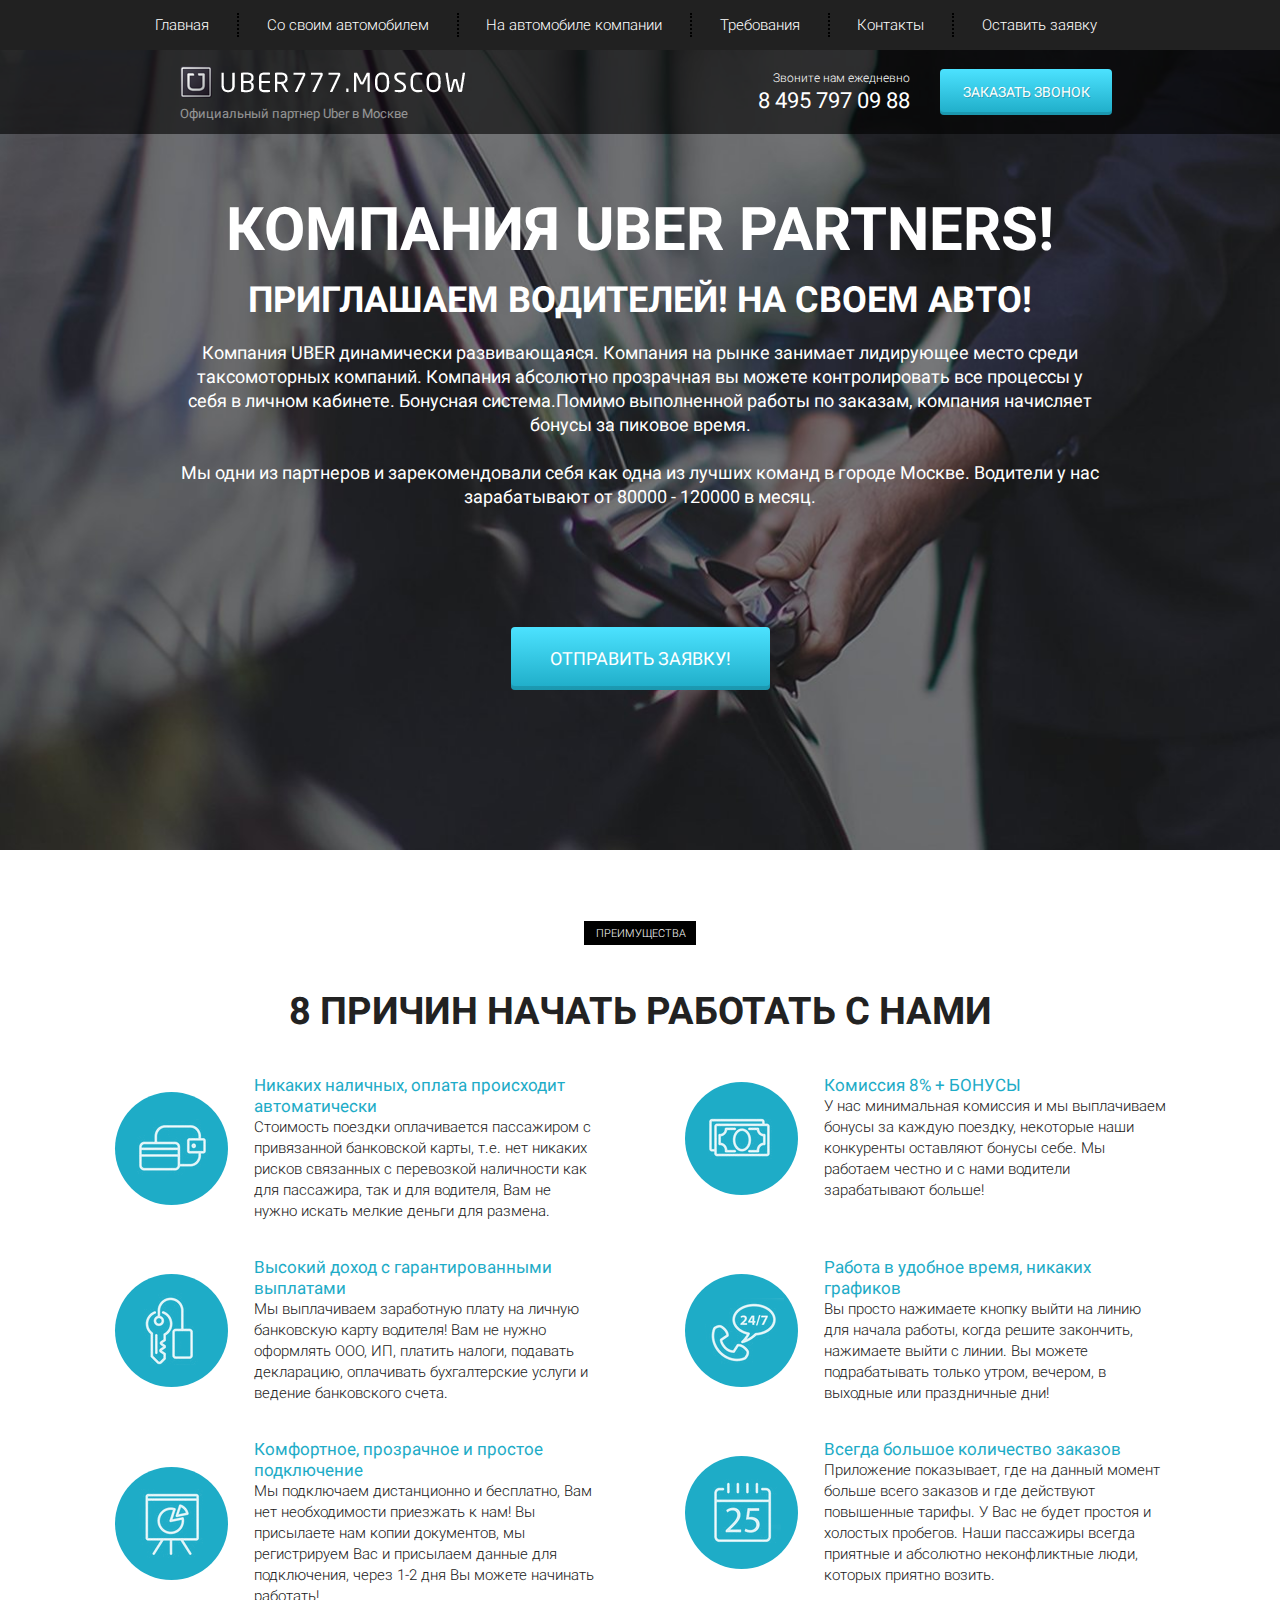
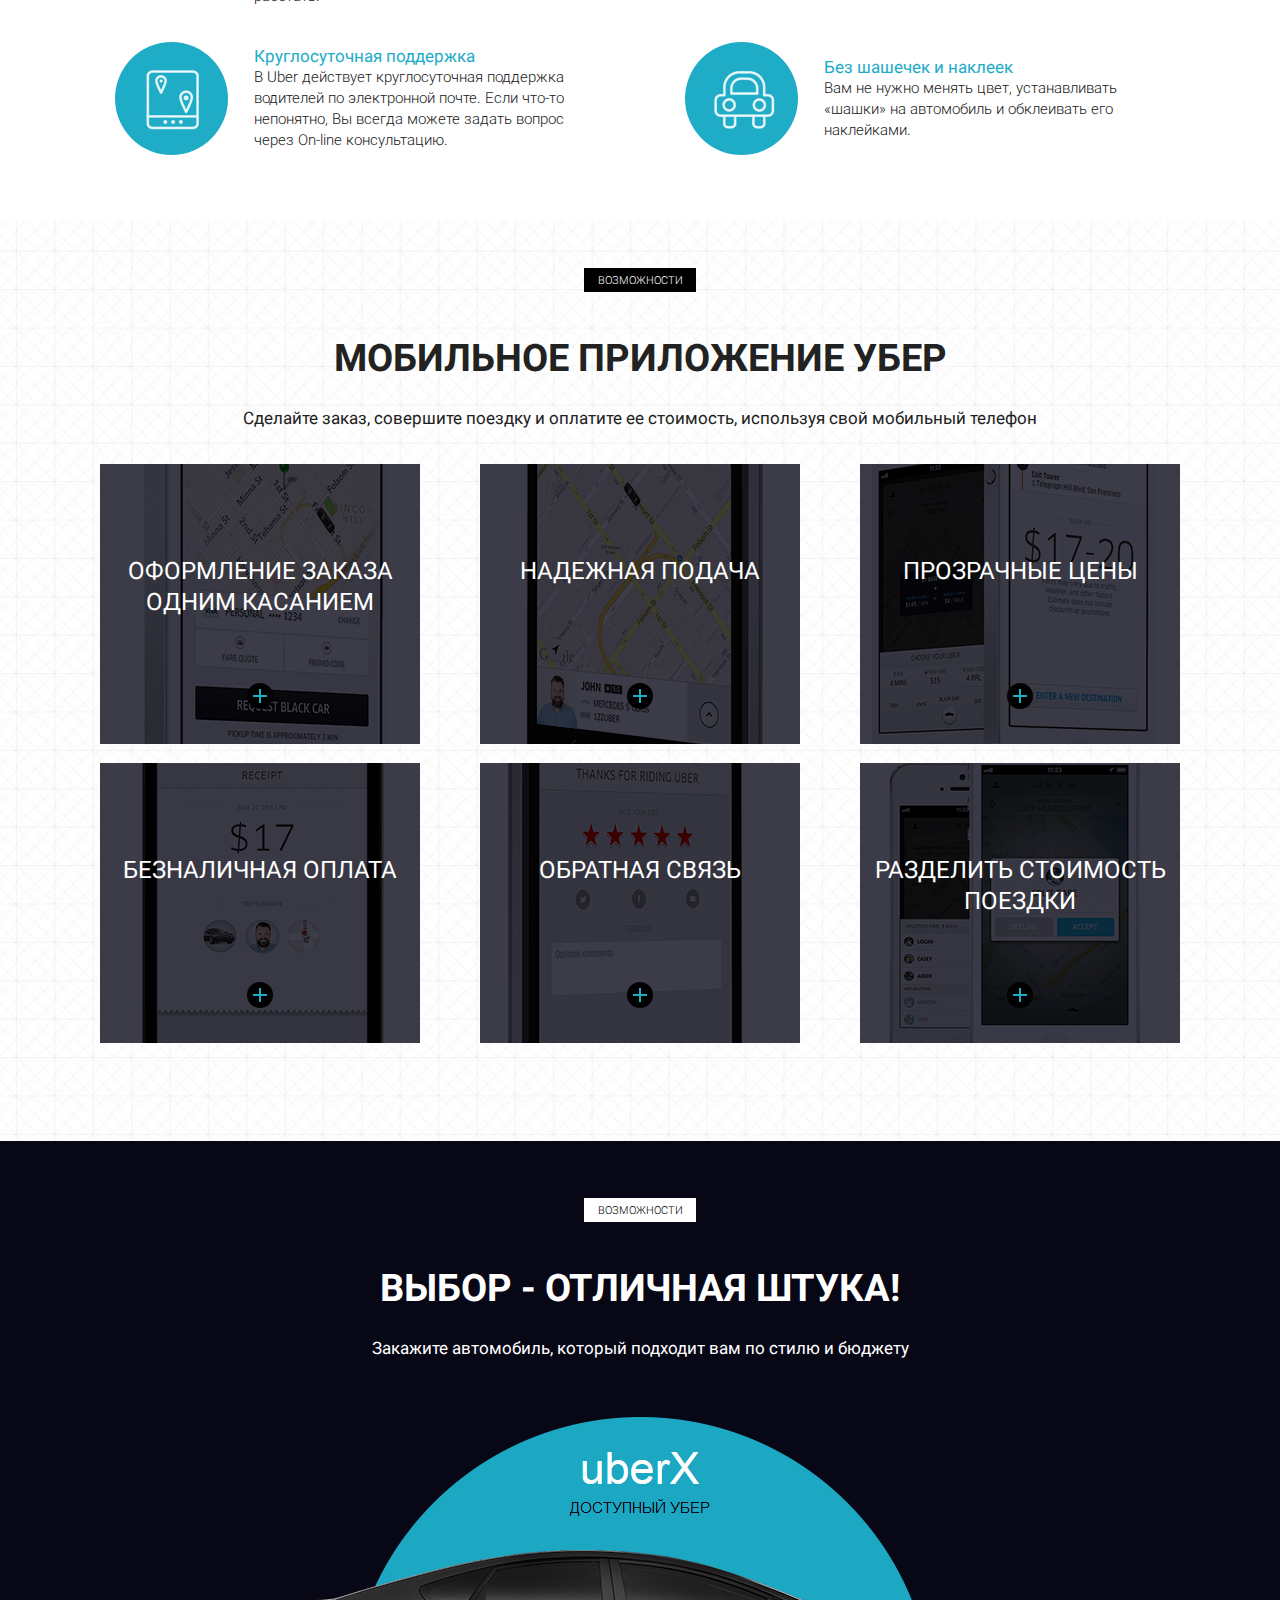
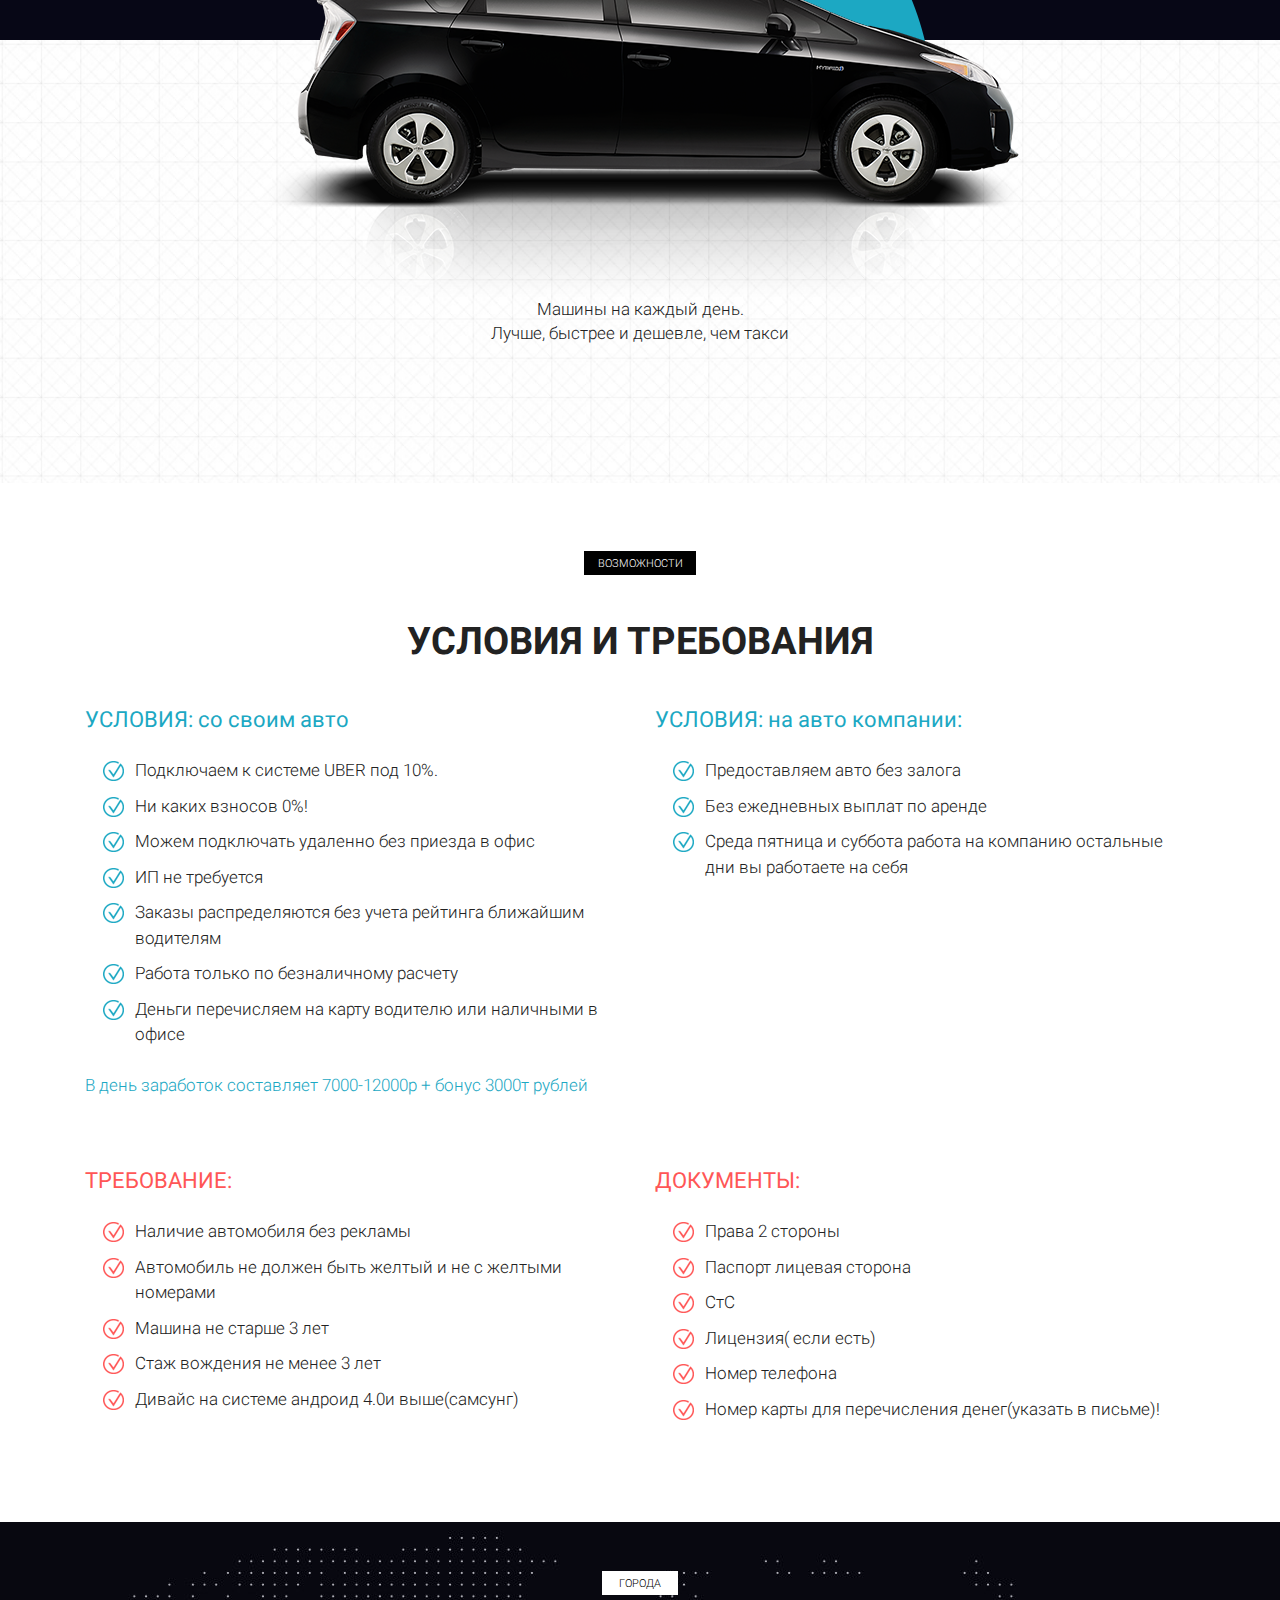
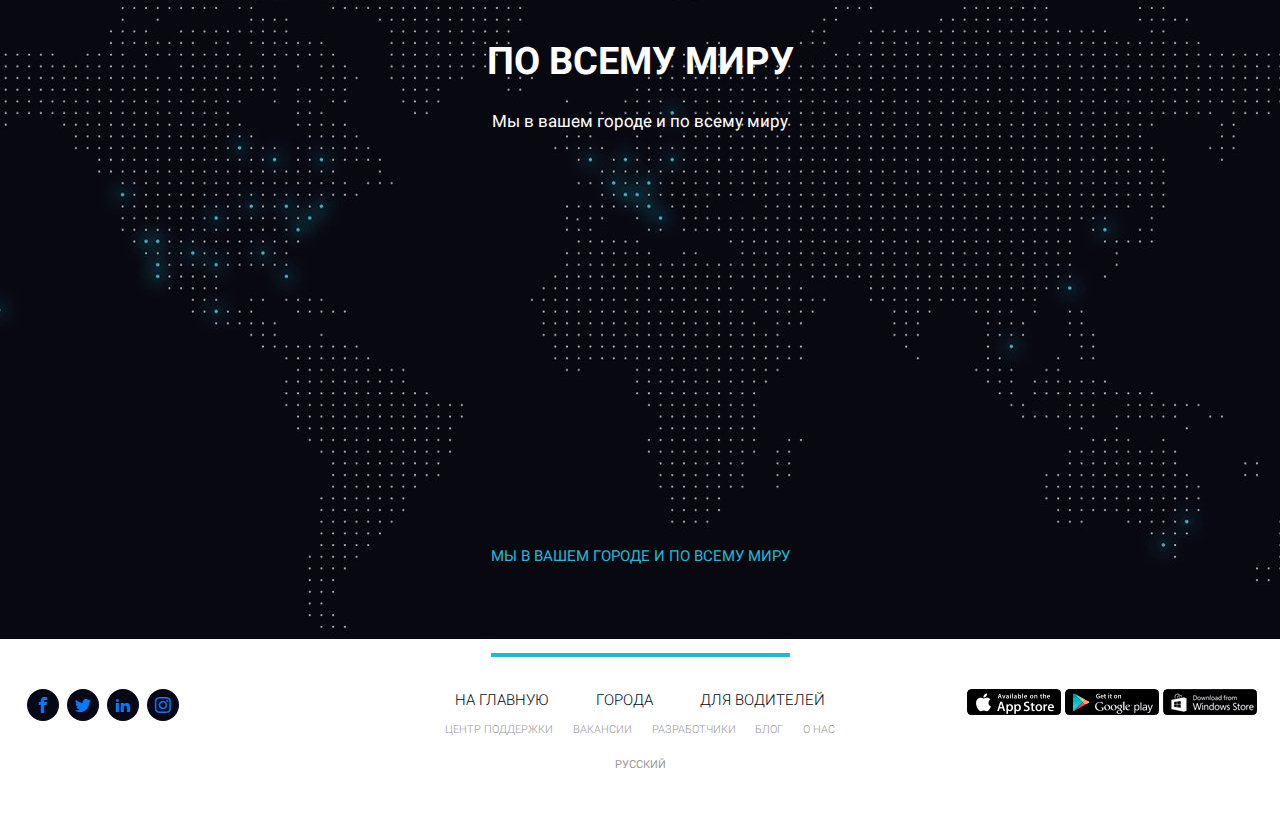
<file: 4_UBER/index.html>
<!DOCTYPE html>
<html lang="en">
<head>
    <meta charset="UTF-8">
    <meta name="viewport" content="width=device-width, initial-scale=1.0">
    <title>Uber</title>
    <link rel="shortcut icon" href="/src/icons/favicon.ico" type="image/x-icon">
    <link rel="stylesheet" href="css/fonts.css">
    <link rel="stylesheet" href="css/bootstrap-reboot.min.css">
    <link rel="stylesheet" href="css/bootstrap-grid.min.css">
    <link rel="stylesheet" href="css/style.min.css">
</head>
<body>
    <header>
        <nav>
            <div class="container">
                <ul class="menu">
                    <li class="menu_item"><a href="#" class="menu_link">Главная</a></li>
                    <li class="menu_item"><a href="#require" class="menu_link">Со своим автомобилем</a></li>
                    <li class="menu_item"><a href="#" class="menu_link">На автомобиле компании</a></li>
                    <li class="menu_item"><a href="#" class="menu_link">Требования</a></li>
                    <li class="menu_item"><a href="#" class="menu_link">Контакты</a></li>
                    <li class="menu_item"><a href="#" class="menu_link">Оставить заявку</a></li>
                </ul>
            </div>
            <div class="hamburger">
                <span></span>
                <span></span>
                <span></span>
            </div>
        </nav>
        <div class="subheader">
            <div class="container">
                <div class="row">
                    <div class="col-6 col-md-4 offset-md-1">
                        <a href="#" class="subheader_logo"><img src="icons/logo_uber.png" alt="logo"></a>
                        <div class="subheader_official">Официальный партнер Uber в Москве</div>
                    </div>
                    <div class="xs-hidden col-md-3 offset-md-1 col-xl-2 offset-xl-2">
                        <div class="subheader_call">Звоните нам ежедневно</div>
                        <a href="84957970988" class="subheader_phone">8 495 797 09 88</a>
                    </div>
                    <div class="col-6 col-md-3">
                        <a href="84957970988" class="xs-visible subheader_phone">8 495 797 09 88</a>
                        <button class="subheader_btn">заказать звонок</button>
                    </div>
                </div>
            </div>            
        </div>
    </header>

    <section class="promo">
        <div class="container">
            <div class="row">
                <div class="col-md-12 offset-md-0 col-lg-10 offset-lg-1">
                    <h1 class="promo_header">КОМПАНИЯ UBER PARTNERS!</h1>
                    <h2 class="promo_subheader">ПРИГЛАШАЕМ ВОДИТЕЛЕЙ! НА СВОЕМ АВТО!</h2>
                    <div class="promo_dscr">Компания UBER  динамически развивающаяся. Компания на рынке занимает лидирующее место среди таксомоторных компаний. Компания абсолютно прозрачная вы можете контролировать все процессы у себя в личном кабинете. Бонуcная система.Помимо выполненной работы по заказам, компания начисляет бонусы за пиковое время.
                    <br><br>
                    Мы одни из партнеров и зарекомендовали себя как одна из лучших команд в городе Москве.  Водители у нас зарабатывают от 80000 - 120000 в месяц.
                    </div>
                    <button class="promo_btn">ОТПРАВИТЬ ЗАЯВКУ!</button>
                </div>
            </div>
        </div>
    </section>

    <section class="reasons">
        <div class="container">
            <div class="label">преимущества</div>
            <h2 class="title">8 причин начать работать с нами</h2>
            <div class="row">
                <div class="col-md-6">
                    <div class="reasons_block">
                        <div class="reasons_round">
                            <img src="icons/1.png" alt="reasons">
                        </div>    
                        <div class="reasons_dscr">
                            <div class="reasons_subtitle">Никаких наличных, оплата происходит автоматически</div>
                            <div class="reasons_text">Стоимость поездки оплачивается пассажиром с привязанной банковской карты, т.е. нет никаких рисков связанных с перевозкой наличности как для пассажира, так и для водителя, Вам не нужно искать мелкие деньги для размена.</div>
                        </div>
                    </div>
                </div>
                <div class="col-md-6">
                    <div class="reasons_block">
                        <div class="reasons_round">
                            <img src="icons/2.png" alt="reasons">
                        </div>
                        <div class="reasons_dscr">
                            <div class="reasons_subtitle">Комиссия 8% + БОНУСЫ</div>
                            <div class="reasons_text">У нас минимальная комиссия и мы выплачиваем бонусы за каждую поездку, некоторые наши конкуренты оставляют бонусы себе. Мы работаем честно и с нами водители зарабатывают больше!</div>
                        </div>
                    </div>
                </div>
                <div class="col-md-6">
                    <div class="reasons_block">
                        <div class="reasons_round">
                            <img src="icons/3.png" alt="reasons">
                        </div>
                        <div class="reasons_dscr">
                            <div class="reasons_subtitle">Высокий доход с гарантированными выплатами</div>
                            <div class="reasons_text">Мы выплачиваем заработную плату на личную банковскую карту водителя! Вам не нужно оформлять ООО, ИП, платить налоги, подавать декларацию, оплачивать бухгалтерские услуги и ведение банковского счета.</div>
                        </div>
                    </div>
                </div>
                <div class="col-md-6">
                    <div class="reasons_block">
                        <div class="reasons_round">
                            <img src="icons/4.png" alt="reasons">
                        </div>
                        <div class="reasons_dscr">
                            <div class="reasons_subtitle">Работа в удобное время, никаких графиков</div>
                            <div class="reasons_text">Вы просто нажимаете кнопку выйти на линию для начала работы, когда решите закончить, нажимаете выйти с линии. Вы можете подрабатывать только утром, вечером, в выходные или праздничные дни!</div>
                        </div>
                    </div>
                </div>
                <div class="col-md-6">
                    <div class="reasons_block">
                        <div class="reasons_round">
                            <img src="icons/5.png" alt="reasons">
                        </div>
                        <div class="reasons_dscr">
                            <div class="reasons_subtitle">Комфортное, прозрачное и простое подключение</div>
                            <div class="reasons_text">Мы подключаем дистанционно и бесплатно, Вам нет необходимости приезжать к нам! Вы присылаете нам копии документов, мы регистрируем Вас и присылаем данные для подключения, через 1-2 дня Вы можете начинать работать!</div>
                        </div>
                    </div>
                </div>
                <div class="col-md-6">
                    <div class="reasons_block">
                        <div class="reasons_round">
                            <img src="icons/6.png" alt="reasons">
                        </div>
                        <div class="reasons_dscr">
                            <div class="reasons_subtitle">Всегда большое количество заказов</div>
                            <div class="reasons_text">Приложение показывает, где на данный момент больше всего заказов и где действуют повышенные тарифы. У Вас не будет простоя и холостых пробегов. Наши пассажиры всегда приятные и абсолютно неконфликтные люди, которых приятно возить.</div>
                        </div>
                    </div>
                </div>
                <div class="col-md-6">
                    <div class="reasons_block">
                        <div class="reasons_round">
                            <img src="icons/7.png" alt="reasons">
                        </div>
                        <div class="reasons_dscr">
                            <div class="reasons_subtitle">Круглосуточная поддержка</div>
                            <div class="reasons_text">В Uber действует круглосуточная поддержка водителей по электронной почте. Если что-то непонятно, Вы всегда можете задать вопрос через On-line консультацию.</div>
                        </div>
                    </div>
                </div>
                <div class="col-md-6">
                    <div class="reasons_block">
                        <div class="reasons_round">
                            <img src="icons/8.png" alt="reasons">
                        </div>
                        <div class="reasons_dscr">
                            <div class="reasons_subtitle">Без шашечек и наклеек</div>
                            <div class="reasons_text">Вам не нужно менять цвет, устанавливать «шашки» на автомобиль и обклеивать его наклейками.</div>
                        </div>
                    </div>
                </div>
            </div>
        </div>
    </section>

    <section class="mobile">
        <div class="container">
            <div class="label">Возможности</div>
            <div class="title">мобильное приложение убер</div>
            <div class="subtitle">Сделайте заказ, совершите поездку и оплатите ее стоимость, используя свой мобильный телефон</div>

            <div class="row">
                <div class="col-md-6 col-lg-4">
                    <div class="mobile_item mobile_item_1">
                        <div class="mobile_item_subtitle">оформление заказа одним касанием</div>
                        <div class="mobile_item_plus"></div>
                    </div>
                </div>
                <div class="col-md-6 col-lg-4">
                    <div class="mobile_item mobile_item_2">
                        <div class="mobile_item_subtitle">надежная подача</div>
                        <div class="mobile_item_plus"></div>
                    </div>
                </div>
                <div class="col-md-6 col-lg-4">
                    <div class="mobile_item mobile_item_3">
                        <div class="mobile_item_subtitle">прозрачные цены</div>
                        <div class="mobile_item_plus"></div>
                    </div>
                </div>
                <div class="col-md-6 col-lg-4">
                    <div class="mobile_item mobile_item_4">
                        <div class="mobile_item_subtitle">безналичная оплата</div>
                        <div class="mobile_item_plus"></div>
                    </div>
                </div>
                <div class="col-md-6 col-lg-4">
                    <div class="mobile_item mobile_item_5">
                        <div class="mobile_item_subtitle">обратная связь</div>
                        <div class="mobile_item_plus"></div>
                    </div>
                </div>
                <div class="col-md-6 col-lg-4">
                    <div class="mobile_item mobile_item_6">
                        <div class="mobile_item_subtitle">разделить стоимость поездки</div>
                        <div class="mobile_item_plus"></div>
                    </div>
                </div>
            </div>
        </div>     
    </section>

    <section class="choice">
        <div class="container">
            <div class="black"></div>
            <div class="label label_white">Возможности</div>
            <h2 class="title title_white hidden-320">Выбор - отличная штука!</h2>
            <div class="subtitle subtitle_white hidden-320">Закажите автомобиль, который подходит вам по стилю и бюджету</div>
            <img src="img/auto.png" alt="uber auto" class="choice_img">
            <div class="choice_dscr">Машины на каждый день.<br>Лучше, быстрее и дешевле, чем такси</div>
        </div>
    </section>

    <section class="require" id="require">
        <div class="container">
            <div class="label">Возможности</div>
            <div class="title">условия и требования</div>
        <div class="row">
            <div class="col-md-6">
                <div class="require_block">
                    <div class="require_title">УСЛОВИЯ: со своим авто</div>
                    <ul class="require_list">
                        <li>Подключаем к системе UBER под 10%.</li>
                        <li>Ни каких взносов 0%!</li>
                        <li>Можем подключать удаленно без приезда в офис</li>
                        <li>ИП не требуется</li>
                        <li>Заказы распределяются без учета рейтинга ближайшим водителям</li>
                        <li>Работа только по безналичному расчету</li>
                        <li>Деньги перечисляем на карту водителю или наличными в офисе</li>
                    </ul>
                    <div class="require_dscr">В день заработок составляет 7000-12000р + бонус 3000т рублей</div>
                </div>
            </div>
            <div class="col-md-6">
                <div class="require_block">
                    <div class="require_title">УСЛОВИЯ: на авто компании:</div>
                    <ul class="require_list">
                        <li>Предоставляем авто без залога</li>
                        <li>Без ежедневных выплат по аренде</li>
                        <li>Среда пятница и суббота работа на компанию остальные дни вы работаете на себя</li>
                    </ul>    
                </div>
            </div>
            <div class="col-md-6">
                <div class="require_block require_block_nmb warning">
                    <div class="require_title">ТРЕБОВАНИЕ:</div>
                    <ul class="require_list">
                        <li>Наличие автомобиля без рекламы</li>
                        <li>Автомобиль не должен быть желтый и не с желтыми номерами</li>
                        <li>Машина не старше 3 лет</li>
                        <li>Стаж вождения не менее 3 лет</li>
                        <li>Дивайс на системе андроид 4.0и выше(самсунг)</li>
                    </ul>
                </div>
            </div>
            <div class="col-md-6">
                <div class="require_block require_block_nmb warning">
                    <div class="require_title">ДОКУМЕНТЫ:</div>
                    <ul class="require_list">
                        <li>Права 2 стороны</li>
                        <li>Паспорт лицевая сторона</li>
                        <li>СтС</li>
                        <li>Лицензия( если есть)</li>
                        <li>Номер телефона</li>
                        <li>Номер карты для перечисления денег(указать в письме)!</li>
                    </ul>
                </div>
            </div>
        </div>
        </div>
    </section>

    <section class="world">
        <div class="container">
            <div class="label label_white label_min">города</div>
            <h2 class="title title_white">По всему миру</h2>
            <div class="subtitle subtitle_white">Мы в вашем городе и по всему миру</div>
            <a href="#" class="world_link">Мы в вашем городе и по всему миру</a>
        </div>
    </section>

    <footer>
        <div class="footer_divider"></div>
        <div class="footer_wrapper">
            <div>
                <div class="footer_social">
                    <a href="#" class="footer_social_item">
                        <span class="icon-facebook"></span>
                    </a>
                    <a href="#" class="footer_social_item">
                        <span class="icon-twitter"></span>
                    </a>
                    <a href="#" class="footer_social_item">
                        <span class="icon-linkedin"></span>
                    </a>
                    <a href="#" class="footer_social_item">
                        <span class="icon-instagram"></span>
                    </a>
                </div>
            </div>
            <div>
                <div class="footer_links">
                    <div class="footer_links_main">
                        <a href="#">на главную</a>
                        <a href="#">города</a>
                        <a href="#">для водителей</a>
                    </div>
                    <div class="footer_links_sub">
                        <a href="#">центр поддержки</a>
                        <a href="#">вакансии</a>
                        <a href="#">разработчики</a>
                        <a href="#">блог</a>
                        <a href="#">о нас</a>
                    </div>
                    <a href="#" class="footer_links_lang">русский</a>
                </div>
            </div>
            <div>
                <div class="footer_mobile">
                    <a href="#">
                        <img src="icons/app_store.png" alt="App store">
                    </a>
                    <a href="#">
                        <img src="icons/google_play.png" alt="Google play">
                    </a>
                    <a href="#">
                        <img src="icons/windows_store.png" alt="Windows store">
                    </a>
                </div>
            </div>
        </div>
    </footer>

    <script src="js/script.js"></script>
</body>
</html>
</file>
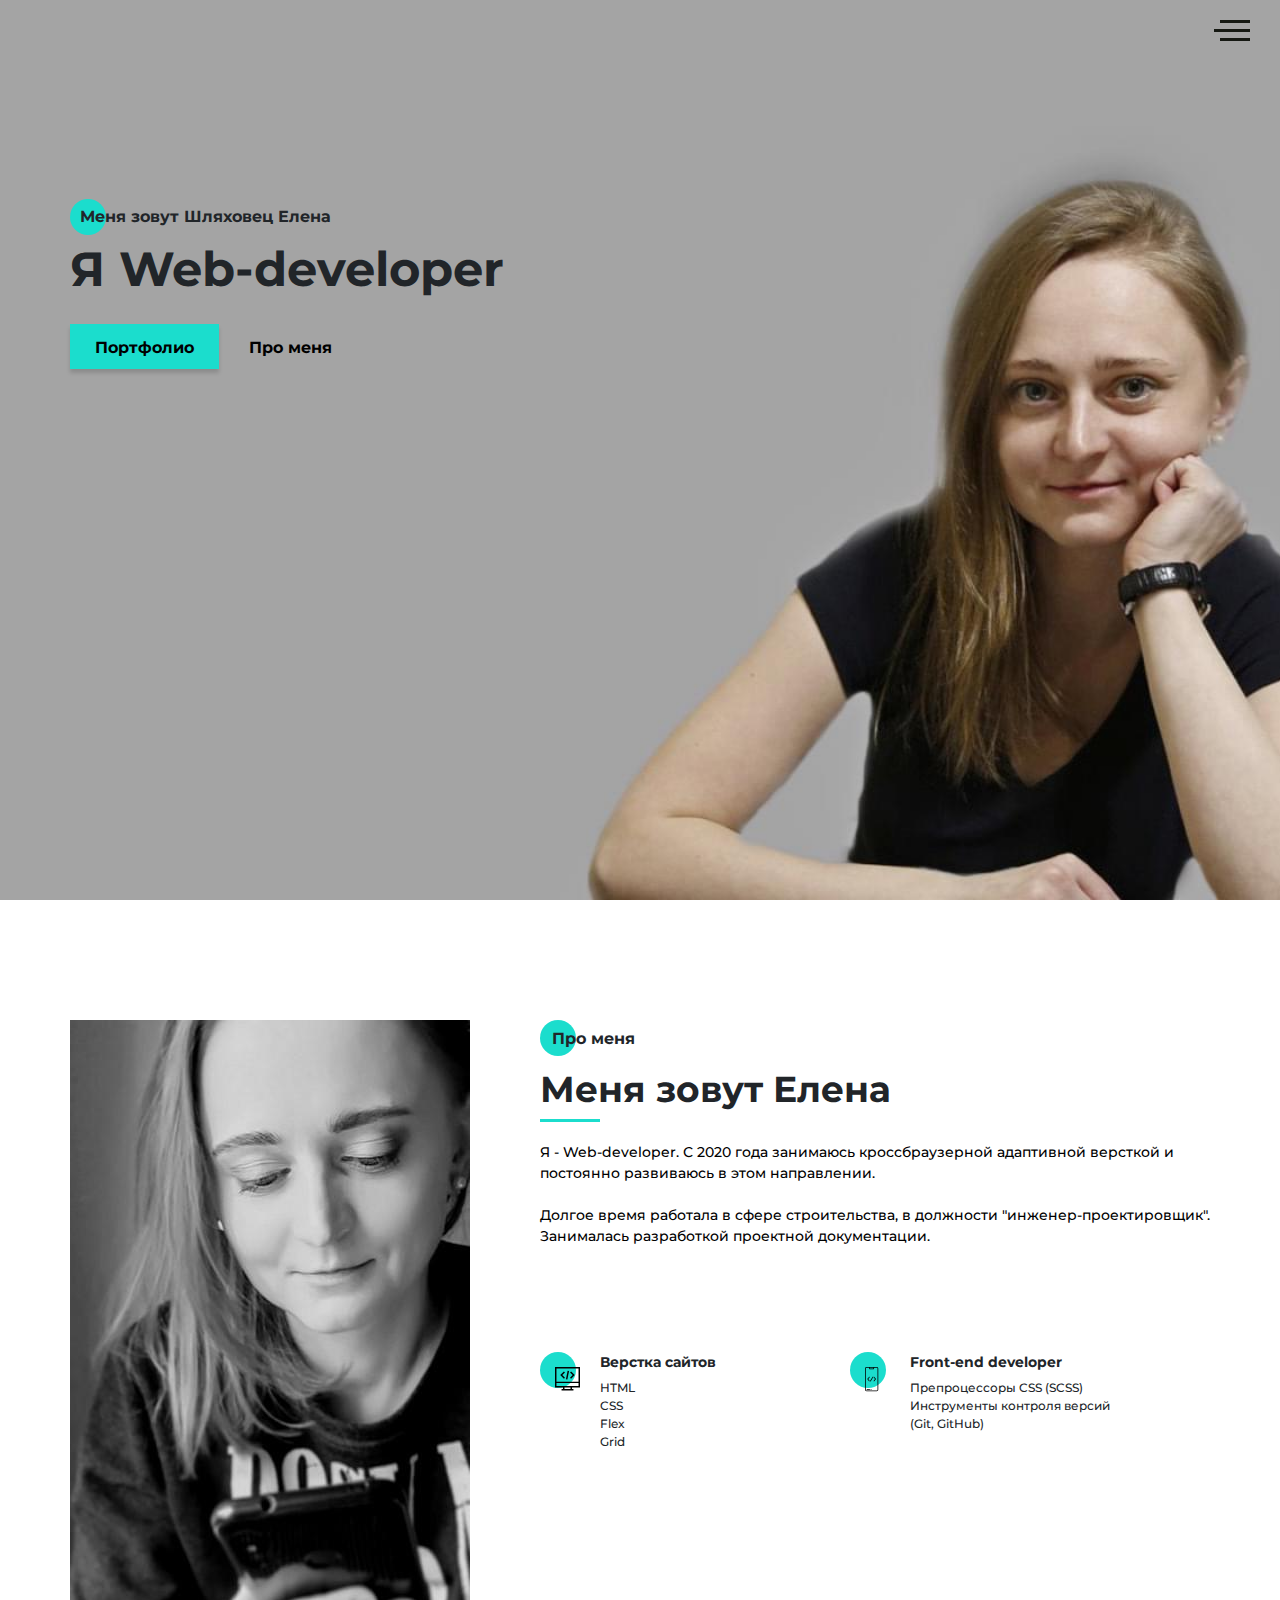
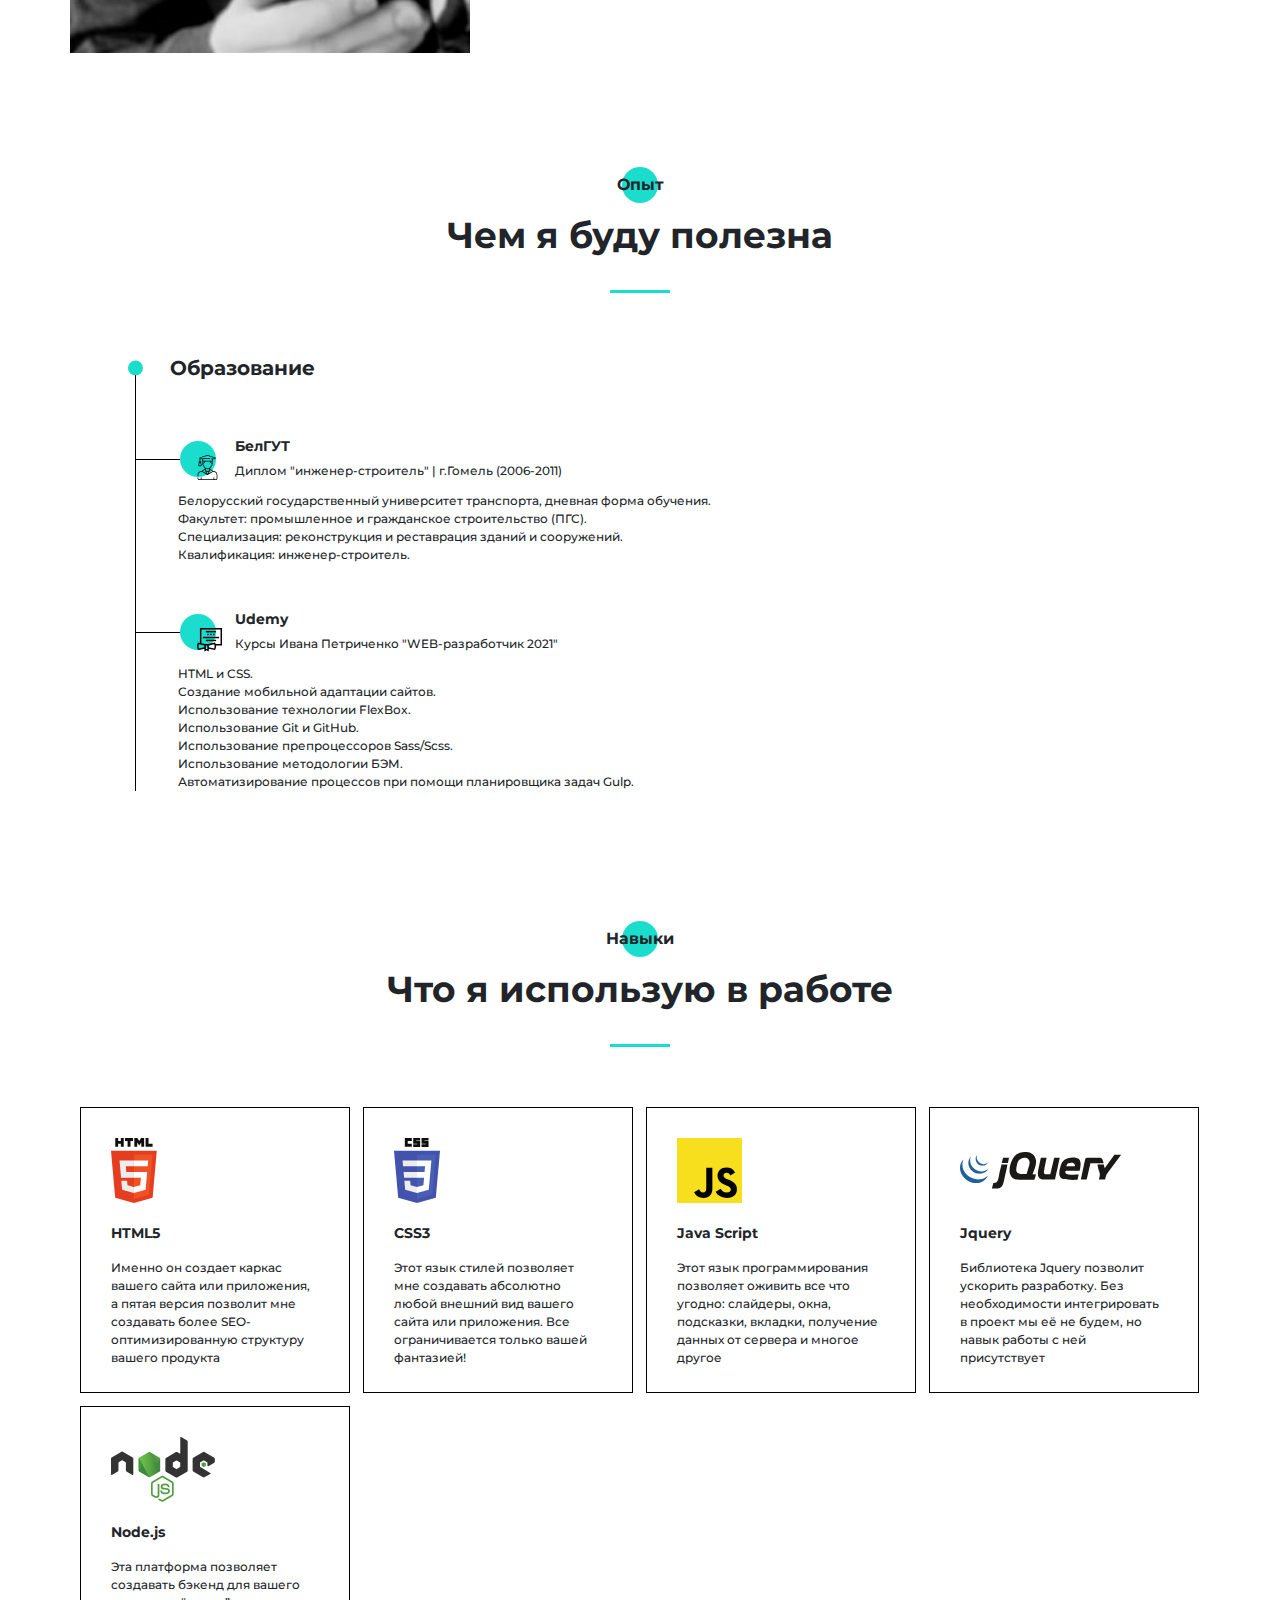
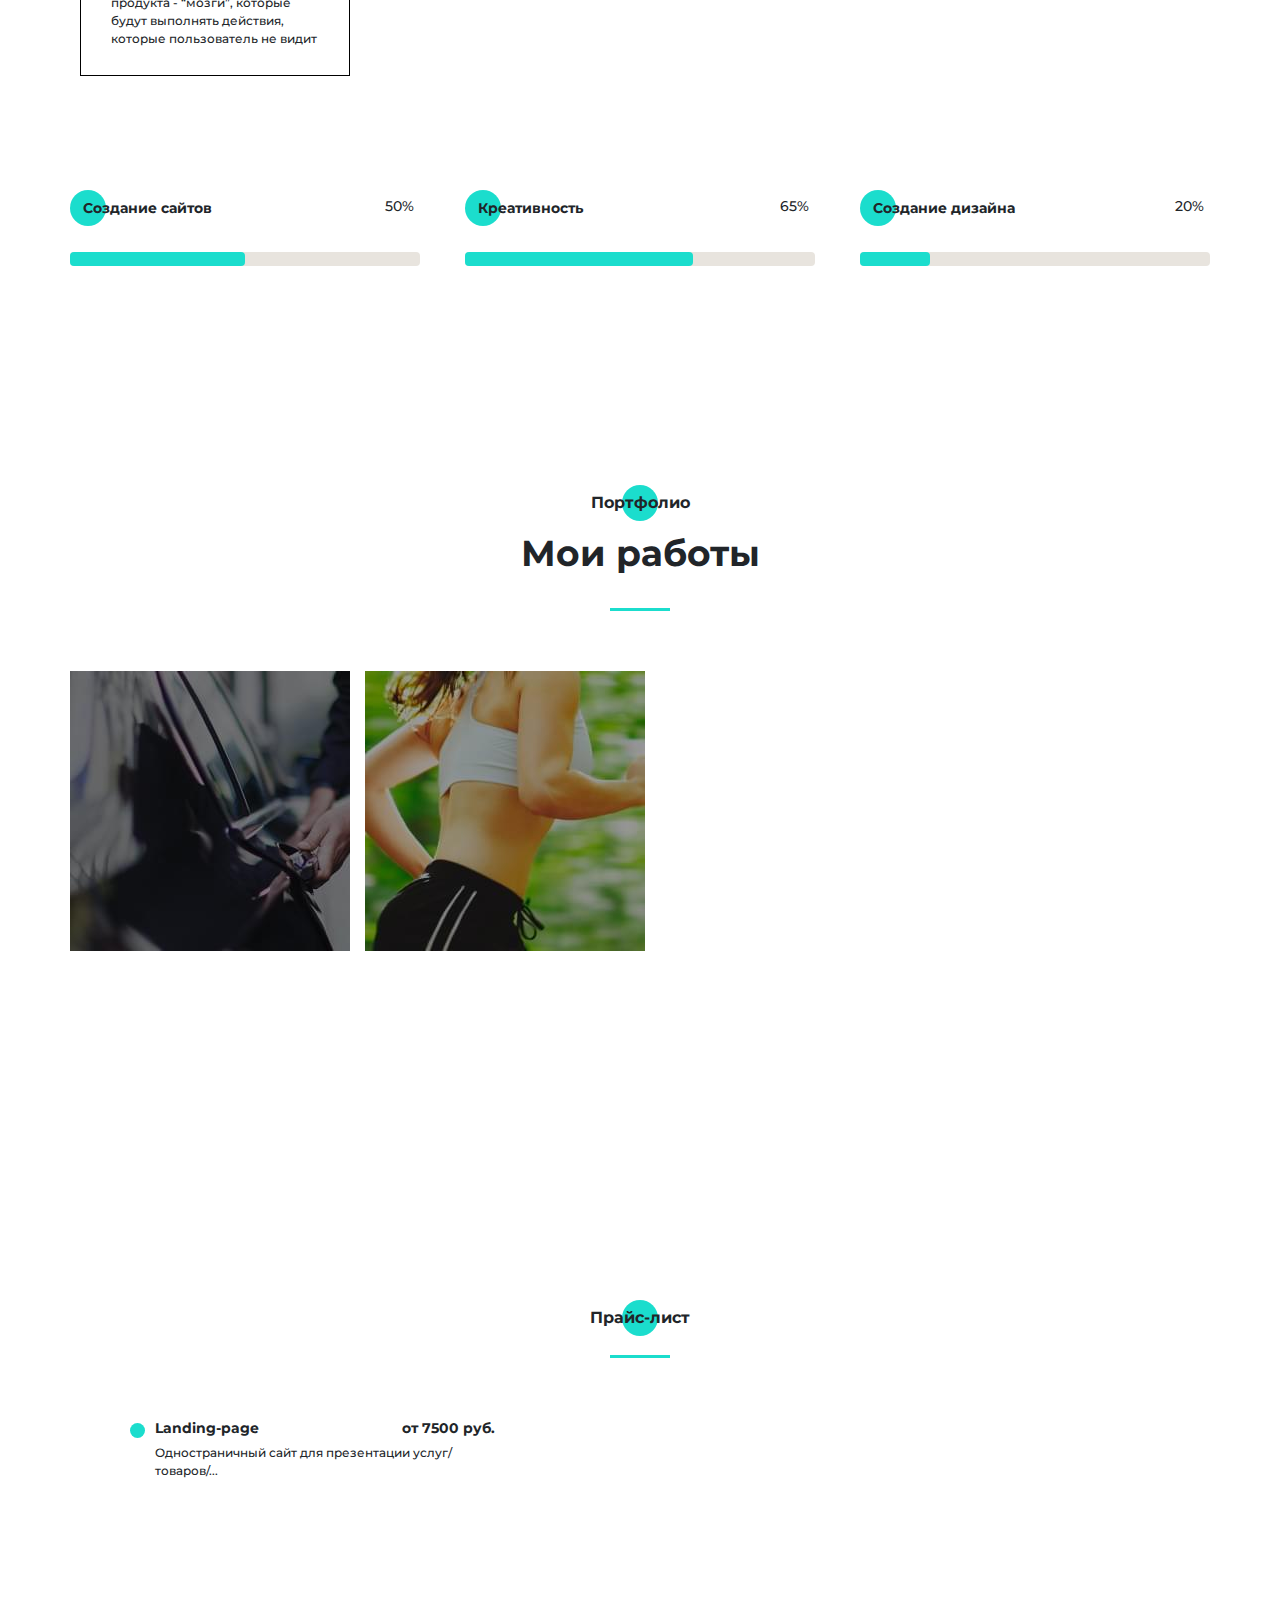
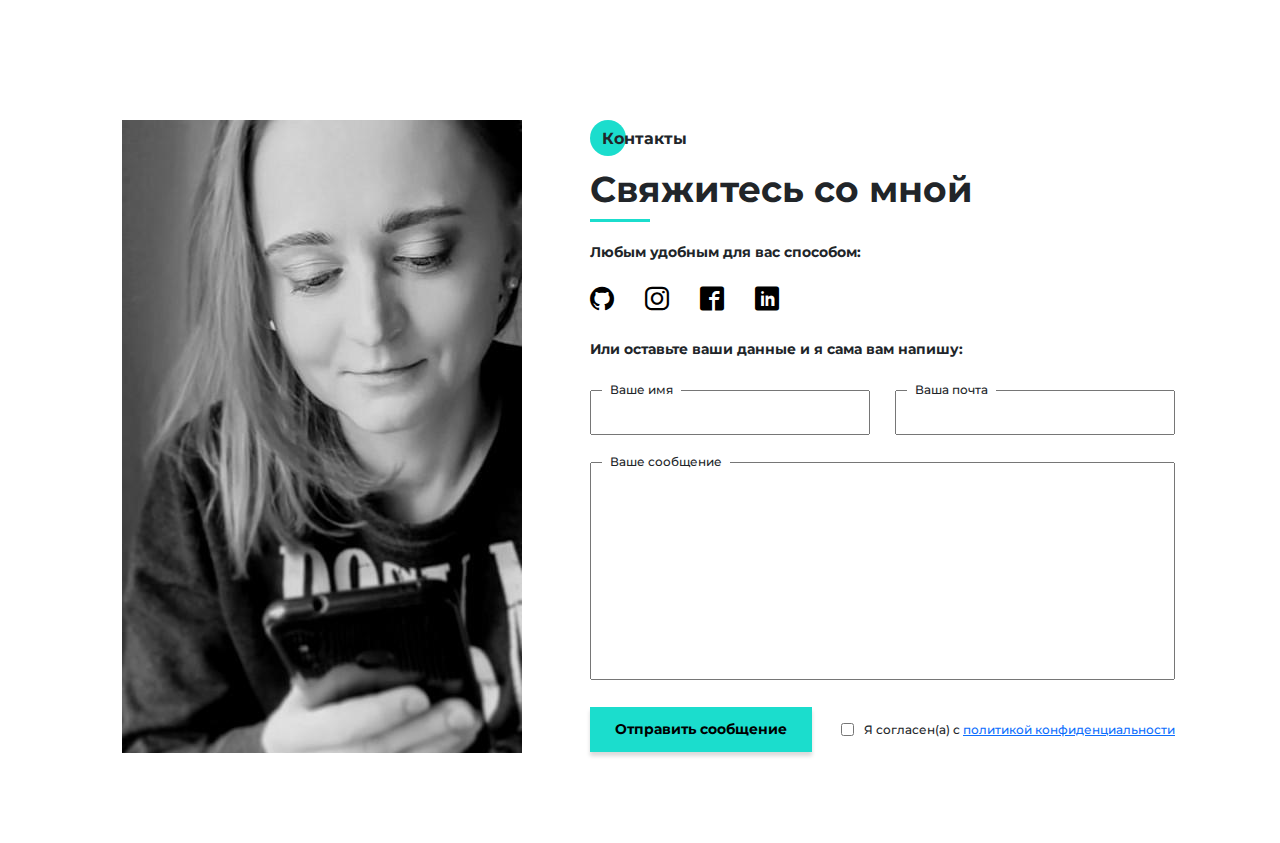
<file: Portfolio/index.html>
<!DOCTYPE html><html lang="ru"><head><meta charset="UTF-8"><meta http-equiv="X-UA-Compatible" content="IE=edge"><meta name="viewport" content="width=device-width,initial-scale=1"><title>Portfolio</title><title>Елена Шляховец</title><meta name="title" content="Елена Шляховец"><meta name="description" content="Здесь вы сможете ознакомиться с моими работами и узнать больше обо мне"><!-- Open Graph / Facebook --><meta property="og:type" content="website"><meta property="og:url" content="https://metatags.io/"><meta property="og:title" content="Елена Шляховец"><meta property="og:description" content="Здесь вы сможете ознакомиться с моими работами и узнать больше обо мне"><meta property="og:image" content="img/metatag.jpg"><!-- Twitter --><meta property="twitter:card" content="summary_large_image"><meta property="twitter:url" content="https://metatags.io/"><meta property="twitter:title" content="Елена Шляховец"><meta property="twitter:description" content="Здесь вы сможете ознакомиться с моими работами и узнать больше обо мне"><meta property="twitter:image" content="img/metatag.img"><!-- Favicon  --><link rel="apple-touch-icon" sizes="57x57" href="icons/favicon//apple-icon-57x57.png"><link rel="apple-touch-icon" sizes="60x60" href="icons/favicon//apple-icon-60x60.png"><link rel="apple-touch-icon" sizes="72x72" href="icons/favicon//apple-icon-72x72.png"><link rel="apple-touch-icon" sizes="76x76" href="icons/favicon//apple-icon-76x76.png"><link rel="apple-touch-icon" sizes="114x114" href="icons/favicon//apple-icon-114x114.png"><link rel="apple-touch-icon" sizes="120x120" href="icons/favicon//apple-icon-120x120.png"><link rel="apple-touch-icon" sizes="144x144" href="icons/favicon//apple-icon-144x144.png"><link rel="apple-touch-icon" sizes="152x152" href="icons/favicon//apple-icon-152x152.png"><link rel="apple-touch-icon" sizes="180x180" href="icons/favicon//apple-icon-180x180.png"><link rel="icon" type="image/png" sizes="192x192" href="icons/favicon//android-icon-192x192.png"><link rel="icon" type="image/png" sizes="32x32" href="icons/favicon//favicon-32x32.png"><link rel="icon" type="image/png" sizes="96x96" href="icons/favicon//favicon-96x96.png"><link rel="icon" type="image/png" sizes="16x16" href="icons/favicon//favicon-16x16.png"><link rel="manifest" href="icons/favicon//manifest.json"><meta name="msapplication-TileColor" content="#ffffff"><meta name="msapplication-TileImage" content="icons/favicon//ms-icon-144x144.png"><meta name="theme-color" content="#ffffff"><link rel="stylesheet" href="css/style.min.css"></head><body><aside class="sidepanel"><a href="https://github.com/lenashlyakhovets" class="sidepanel__link"><span class="icon-github"></span> </a><a href="https://www.instagram.com/lena.shlyakhovets" class="sidepanel__link"><span class="icon-instagram"></span> </a><a href="https://www.facebook.com/elena.shlyakhovets" class="sidepanel__link"><span class="icon-facebook"></span> </a><a href="https://by.linkedin.com/in/elena-shlyakhovets-b5b92b209" class="sidepanel__link"><span class="icon-linkedin"></span></a><div class="sidepanel__divider"></div><div class="sidepanel__text"><span>Социальные сети</span></div></aside><div class="menu"><div class="menu__block"><div class="menu__close"></div><nav><ul class="menu__list"><li class="menu__link"><a href="#author">ПРО МЕНЯ</a></li><li class="menu__link"><a href="#resume">МОЙ ОПЫТ</a></li><li class="menu__link"><a href="#skills">МОИ НАВЫКИ</a></li><li class="menu__link"><a href="#portfolio">МОИ РАБОТЫ</a></li><li class="menu__link"><a href="#price">ПРАЙС-ЛИСТ</a></li><li class="menu__link"><a href="#contacts">КОНТАКТЫ</a></li></ul></nav><div class="menu__social"><a href="https://github.com/lenashlyakhovets" class="menu__social-item"><span class="icon-github"></span> </a><a href="https://www.instagram.com/lena.shlyakhovets" class="menu__social-item"><span class="icon-instagram"></span> </a><a href="https://www.facebook.com/elena.shlyakhovets" class="menu__social-item"><span class="icon-facebook"></span> </a><a href="https://by.linkedin.com/in/elena-shlyakhovets-b5b92b209" class="menu__social-item"><span class="icon-linkedin"></span></a></div></div><div class="menu__overlay"></div></div><section class="promo"><div class="hamburger"><span></span> <span class="long"></span> <span></span></div><div class="container"><div class="title title_fz16 promo__subtitle">Меня зовут Шляховец Елена</div><h1 class="title title_fz48 promo__title">Я Web-developer</h1><div class="promo__btns"><a href="#portfolio" class="promo__link btn">Портфолио</a> <a href="#author" class="promo__link">Про меня</a></div></div></section><section class="about" id="author"><div class="container"><div class="about__wrapper"><div class="about__photo"><img src="img/main_photo.jpg" alt="photo"></div><div class="about__dscr"><h2 class="title title_fz16 about__title">Про меня</h2><div class="title about__subtitle">Меня зовут Елена</div><div class="divider"></div><p class="about__text">Я - Web-developer. С 2020 года занимаюсь кроссбраузерной адаптивной версткой и постоянно развиваюсь в этом направлении.<br><br>Долгое время работала в сфере строительства, в должности "инженер-проектировщик". Занималась разработкой проектной документации.</p></div><div class="about__skills"><div class="about__skills-item"><div class="about__skills-circle"><img src="icons/about_me/web_development.svg" alt="web-dev"></div><div><div class="title title_fz14">Верстка сайтов</div><div class="about__skills-text">HTML<br>CSS<br>Flex<br>Grid</div></div></div><!-- <div class="about__skills-item">
                        <div class="about__skills-circle">
                            <img src="icons/about_me/design.svg" alt="web-dev">
                        </div>
                        <div>
                            <div class="title title_fz14">
                                UI/UX Design
                            </div>
                            <div class="about__skills-text"></div>
                        </div>
                    </div> --><div class="about__skills-item"><div class="about__skills-circle"><img src="icons/about_me/mobile_dev.svg" alt="web-dev"></div><div><div class="title title_fz14">Front-end developer</div><div class="about__skills-text">Препроцессоры CSS (SCSS)<br>Инструменты контроля версий (Git, GitHub)<!-- <br> JavaScript <br> React --></div></div></div><!-- <div class="about__skills-item">
                        <div class="about__skills-circle">
                            <img src="icons/about_me/mobile_dev.svg" alt="web-dev">
                        </div>
                        <div>
                            <div class="title title_fz14">
                                Back-end developer
                            </div>
                            <div class="about__skills-text">
                                Python
                            </div>
                        </div>
                    </div>                     --></div></div></div></section><section class="resume" id="resume"><div class="container"><h2 class="title title_fz16 title__section-title">Опыт</h2><div class="title title_fz36 title__section-subtitle">Чем я буду полезна</div><div class="divider"></div><div class="resume__wrapper"><div class="resume__column"><h3 class="title title_fz20 resume__column-title">Образование</h3><ul><li><div class="resume__item"><div class="resume__item-head"><div class="resume__item-icon"><img src="icons/experience/university.svg" alt="university"></div><h4 class="title title_fz14">БелГУТ</h4><div class="resume__item-location">Диплом "инженер-строитель" | г.Гомель (2006-2011)</div></div><!-- Блоки с текстом можно поменять на <p></p> --><div class="resume__item-body">Белорусский государственный университет транспорта, дневная форма обучения.<br>Факультет: промышленное и гражданское строительство (ПГС).<br>Специализация: реконструкция и реставрация зданий и сооружений.<br>Квалификация: инженер-строитель.</div></div></li><li><div class="resume__item"><div class="resume__item-head"><div class="resume__item-icon"><img src="icons/experience/courses.svg" alt="courses"></div><h4 class="title title_fz14">Udemy</h4><div class="resume__item-location">Курсы Ивана Петриченко "WEB-разработчик 2021"</div></div><div class="resume__item-body">HTML и CSS.<br>Создание мобильной адаптации сайтов.<br>Использование технологии FlexBox.<br>Использование Git и GitHub.<br>Использование препроцессоров Sass/Scss.<br>Использование методологии БЭМ.<br>Автоматизирование процессов при помощи планировщика задач Gulp.</div></div></li></ul></div><!-- <div class="resume__column">
                    <h3 class="title title_fz20 resume__column-title">Опыт работы</h3>
                    <ul>
                        <li>
                            <div class="resume__item">
                                <div class="resume__item-head">
                                    <div class="resume__item-icon">
                                        <img src="icons/experience/developer.svg" alt="developer">
                                    </div>
                                    <h4 class="title title_fz14">Front-End Developer</h4>
                                    <div class="resume__item-location">EPAM | Москва (2018-2019)</div>
                                </div>
                                <div class="resume__item-body">
                                    Lorem ipsum dolor sit amet, consectetur adipiscing elit, sed do eiusmod tempor incididunt ut labore et dolore magna aliqua.Lorem ipsum dolor sit amet, consectetur adipiscing elit, sed do eiusmo. 
                                </div>
                            </div>
                        </li>
                        <li>
                            <div class="resume__item">
                                <div class="resume__item-head">
                                    <div class="resume__item-icon">
                                        <img src="icons/experience/designer.svg" alt="designer">
                                    </div>
                                    <h4 class="title title_fz14">Back-End Developer</h4>
                                    <div class="resume__item-location">Squad Team | Москва (2018)</div>
                                </div>
                                <div class="resume__item-body">
                                    Lorem ipsum dolor sit amet, consectetur adipiscing elit, sed do eiusmod tempor incididunt ut labore et dolore magna aliqua.Lorem ipsum dolor sit amet, consectetur adipiscing elit, sed do eiusmo. 
                                </div>
                            </div>
                        </li>
                    </ul>
                </div> --></div></div></section><section class="skills" id="skills"><div class="container"><h2 class="title title_fz16 title__section-title">Навыки</h2><div class="title title_fz36 title__section-subtitle">Что я использую в работе</div><div class="divider"></div><div class="skills__items"><div class="skills__item"><div class="skills__item-img"><img src="icons/skills/html5.svg" alt="html5"></div><h3 class="title title_fz14">HTML5</h3><p>Именно он создает каркас вашего сайта или приложения, а пятая версия позволит мне создавать более SEO-оптимизированную структуру вашего продукта</p></div><div class="skills__item"><div class="skills__item-img"><img src="icons/skills/css3.svg" alt="css3"></div><h3 class="title title_fz14">CSS3</h3><p>Этот язык стилей позволяет мне создавать абсолютно любой внешний вид вашего сайта или приложения. Все ограничивается только вашей фантазией!</p></div><div class="skills__item"><div class="skills__item-img"><img src="icons/skills/js.svg" alt="java script"></div><h3 class="title title_fz14">Java Script</h3><p>Этот язык программирования позволяет оживить все что угодно: слайдеры, окна, подсказки, вкладки, получение данных от сервера и многое другое</p></div><div class="skills__item"><div class="skills__item-img"><img src="icons/skills/jquery.svg" alt="Jquery"></div><h3 class="title title_fz14">Jquery</h3><p>Библиотека Jquery позволит ускорить разработку. Без необходимости интегрировать в проект мы её не будем, но навык работы с ней присутствует</p></div><!-- <div class="skills__item">
                    <div class="skills__item-img">
                        <img src="icons/skills/react.svg" alt="React">
                    </div>
                    <h3 class="title title_fz14">React</h3>
                    <p>Эта библиотека позволяет создавать web-приложения. Мы можем создать максимально интерактивный продукт именно под ваши цели</p>
                </div> --><div class="skills__item"><div class="skills__item-img"><img src="icons/skills/node.js.svg" alt="Node.js"></div><h3 class="title title_fz14">Node.js</h3><p>Эта платформа позволяет создавать бэкенд для вашего продукта - “мозги”, которые будут выполнять действия, которые пользователь не видит</p></div><!-- <div class="skills__item">
                    <div class="skills__item-img">
                        <img src="icons/skills/mongo.db.svg" alt="Mongo.db">
                    </div>
                    <h3 class="title title_fz14">Mongo.db</h3>
                    <p>Это нереляционная база данных, которая будет хранить данные вашего сайта или приложения</p>
                </div> --></div><div class="skills__ratings"><div class="skills__ratings-item"><div class="title title_fz14 skills__ratings-title">Создание сайтов</div><div class="skills__ratings-counter">50%</div><div class="skills__ratings-line"><span></span></div></div><!-- <div class="skills__ratings-item">
                    <div class="title title_fz14 skills__ratings-title">Создание приложений</div>
                    <div class="skills__ratings-counter">0%</div>
                    <div class="skills__ratings-line">
                        <span></span>
                    </div>
                </div> --><!-- <div class="skills__ratings-item">
                    <div class="title title_fz14 skills__ratings-title">Работа с данными</div>
                    <div class="skills__ratings-counter">0%</div>
                    <div class="skills__ratings-line">
                        <span></span>
                    </div>
                </div> --><div class="skills__ratings-item"><div class="title title_fz14 skills__ratings-title">Креативность</div><div class="skills__ratings-counter">65%</div><div class="skills__ratings-line"><span></span></div></div><div class="skills__ratings-item"><div class="title title_fz14 skills__ratings-title">Создание дизайна</div><div class="skills__ratings-counter">20%</div><div class="skills__ratings-line"><span></span></div></div><!-- <div class="skills__ratings-item">
                    <div class="title title_fz14 skills__ratings-title">Soft skills</div>
                    <div class="skills__ratings-counter">20%</div>
                    <div class="skills__ratings-line">
                        <span></span>
                    </div>
                </div> --></div></div></section><section class="portfolio" id="portfolio"><div class="container"><h2 class="title title_fz16 title__section-title">Портфолио</h2><div class="title title_fz36 title__section-subtitle">Мои работы</div><div class="divider"></div><div class="portfolio__wrapper"><a href="https://lenashlyakhovets.github.io/4_UBER" class="portfolio__item"><img src="img/works/uber.jpg" alt="uber"> </a><a href="https://lenashlyakhovets.github.io/5_PULSE" class="portfolio__item"><img src="img/works/pulse.jpg" alt="pulse"></a></div></div></section><section class="price" id="price"><div class="container"><h2 class="title title_fz16 title__section-title">Прайс-лист</h2><div class="divider"></div><div class="price__wrapper"><div class="price__item"><div class="price__type">Landing-page</div><div class="price__count">от 7500 руб.</div><div class="price__descr">Одностраничный сайт для презентации услуг/товаров/...</div></div><!-- <div class="price__item">
                    <div class="price__type">Web-приложение</div>
                    <div class="price__count">0</div>
                    <div class="price__descr">
                        Приложение внутри браузера для лучшего комфорта
                    </div>
                </div>
                <div class="price__item">
                    <div class="price__type">Корпоративный сайт</div>
                    <div class="price__count">0</div>
                    <div class="price__descr">
                        Сайт для вашего бизнеса или компании
                    </div>
                </div>
                <div class="price__item">
                    <div class="price__type">Android/IOS Приложение</div>
                    <div class="price__count">0</div>
                    <div class="price__descr">
                        Приложение для смартфона любой ОС
                    </div>
                </div>
                <div class="price__item">
                    <div class="price__type">Интернет-магазин</div>
                    <div class="price__count">0</div>
                    <div class="price__descr">
                        Инструмент для ваших продаж в сети
                    </div>
                </div>
                <div class="price__item">
                    <div class="price__type">Дизайн</div>
                    <div class="price__count">0</div>
                    <div class="price__descr">
                        Создам дизайн для вашего сайта/приложения...
                    </div>
                </div> --></div></div></section><section class="contacts" id="contacts"><div class="container"><div class="contacts__wrapper"><div class="contacts__photo"><img src="img/main_photo.jpg" alt="photo"></div><div class="contacts__descr"><h2 class="title title_fz16 contacts__title">Контакты</h2><div class="title title_fz36 contacts__subtitle">Свяжитесь со мной</div><div class="divider"></div><div class="title title_fz14 contacts__text">Любым удобным для вас способом:</div><div class="contacts__social"><a href="https://github.com/lenashlyakhovets" class="contacts__link"><span class="icon-github"></span> </a><a href="https://www.instagram.com/lena.shlyakhovets" class="contacts__link"><span class="icon-instagram"></span> </a><a href="https://www.facebook.com/elena.shlyakhovets" class="contacts__link"><span class="icon-facebook"></span> </a><a href="https://by.linkedin.com/in/elena-shlyakhovets-b5b92b209" class="contacts__link"><span class="icon-linkedin"></span></a></div><div class="title title_fz14 contacts__text">Или оставьте ваши данные и я сама вам напишу:</div><form action="#" class="contacts__form"><div class="contacts__input"><input required name="name" id="name" type="text"> <label for="name">Ваше имя</label></div><div class="contacts__input"><input required name="email" id="email" type="email"> <label for="email">Ваша почта</label></div><div class="contacts__textarea"><textarea name="text" id="text"></textarea> <label for="text">Ваше сообщение</label></div><div class="contacts__triggers"><button class="contacts__btn btn">Отправить сообщение</button><div class="contacts__policy"><input required type="checkbox"> <span>Я согласен(а) с <a href="/policy.html">политикой конфиденциальности</a></span></div></div></form></div></div></div></section><script src="js/script.js"></script></body></html>
</file>
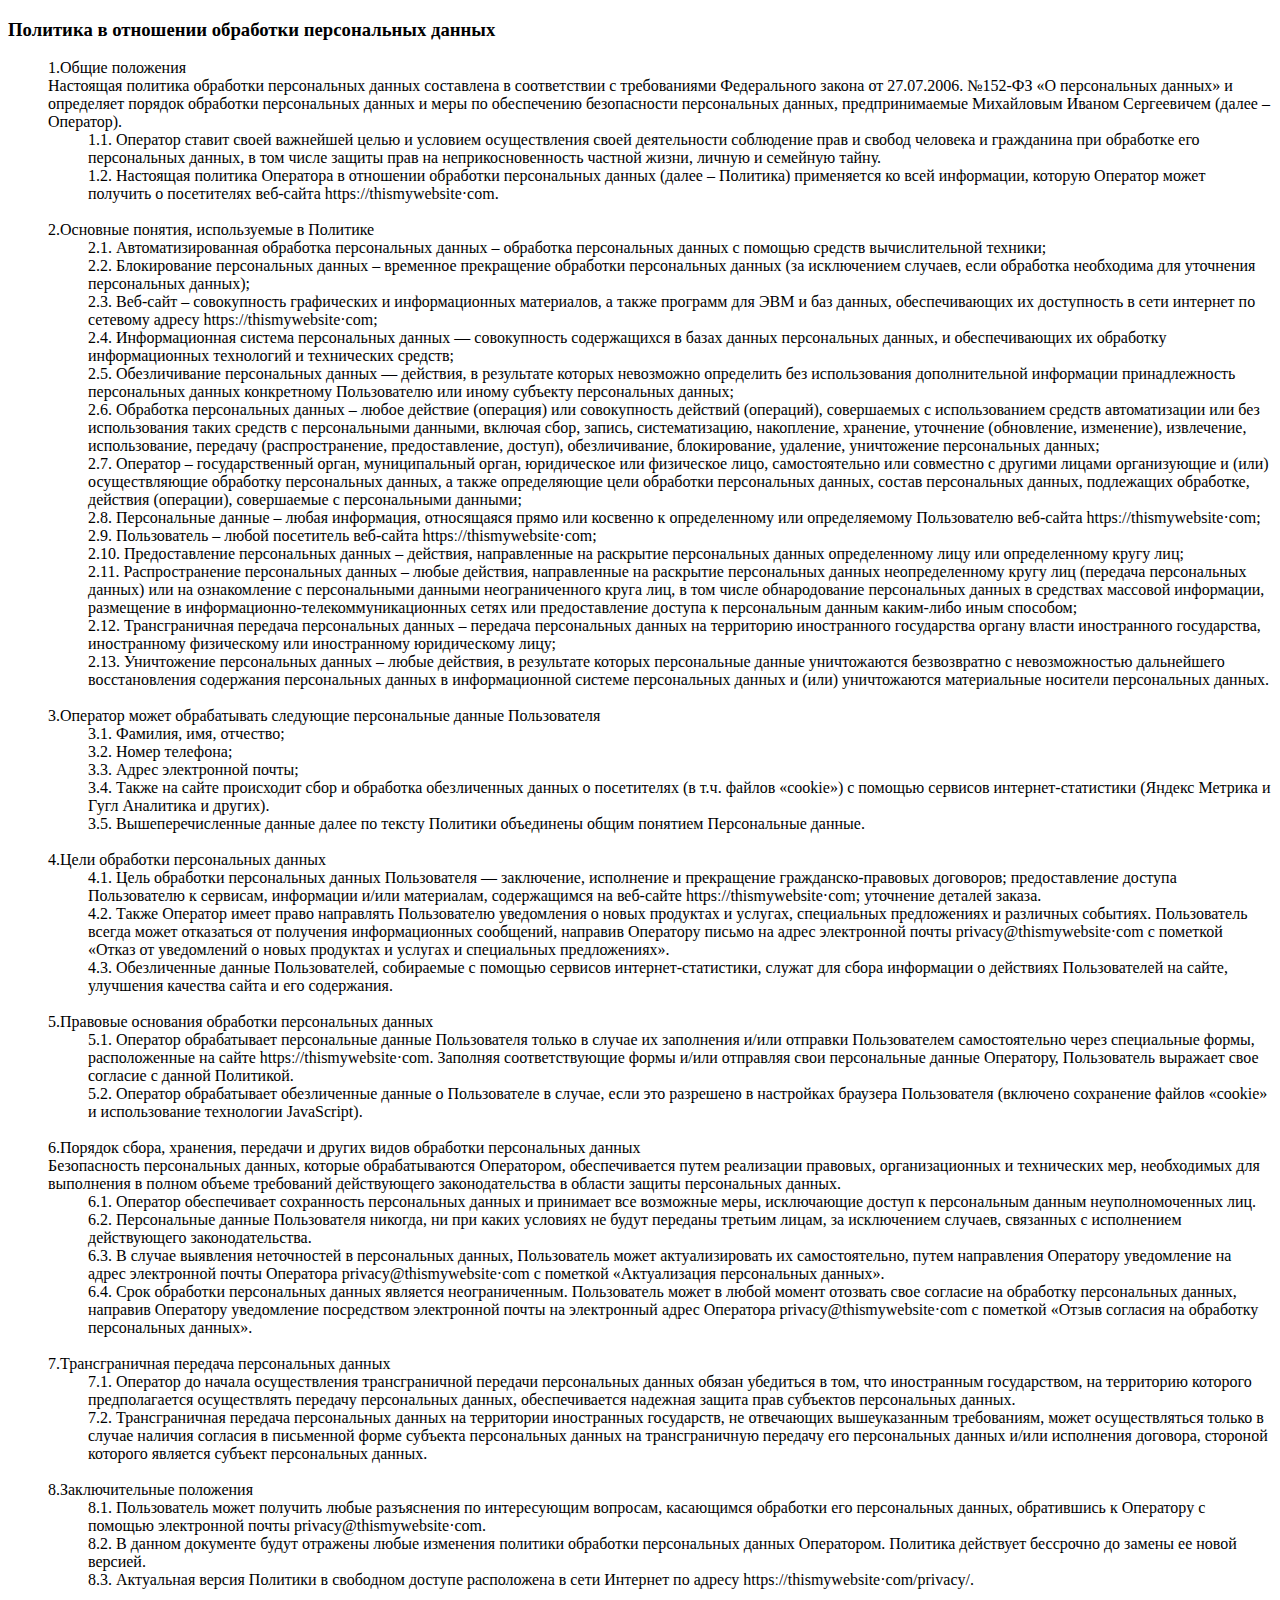
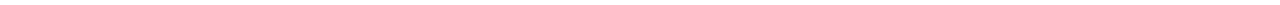
<file: Portfolio/policy.html>
<!DOCTYPE html><html lang="en"><head><meta charset="UTF-8"><meta http-equiv="X-UA-Compatible" content="IE=edge"><meta name="viewport" content="width=device-width,initial-scale=1"><title>Policy</title><style>li { list-style-type: none; } /* Убираем исходную нумерацию у списка */
        ol { counter-reset: list1; } /* Инициируем счетчик */
        ol li:before {
            counter-increment: list1; /* Увеличиваем значение счетчика */
            content: counter(list1) "."; /* Выводим число */
        }
        ol ol { counter-reset: list2; } /* Инициируем счетчик вложенного списка */
        ol ol li:before {
            counter-increment: list2; /* Увеличиваем значение счетчика вложенного списка */
            content: counter(list1) "." counter(list2) ". "; /* Выводим число */
        }</style></head><body><h3>Политика в отношении обработки персональных данных</h3><ol><li>Общие положения<br>Настоящая политика обработки персональных данных составлена в соответствии с требованиями Федерального закона от 27.07.2006. №152-ФЗ «О персональных данных» и определяет порядок обработки персональных данных и меры по обеспечению безопасности персональных данных, предпринимаемые Михайловым Иваном Сергеевичем (далее – Оператор).<ol><li>Оператор ставит своей важнейшей целью и условием осуществления своей деятельности соблюдение прав и свобод человека и гражданина при обработке его персональных данных, в том числе защиты прав на неприкосновенность частной жизни, личную и семейную тайну.</li><li>Настоящая политика Оператора в отношении обработки персональных данных (далее – Политика) применяется ко всей информации, которую Оператор может получить о посетителях веб-сайта httpsː//thismywebsite·com.</li></ol></li><br><li>Основные понятия, используемые в Политике<ol><li>Автоматизированная обработка персональных данных – обработка персональных данных с помощью средств вычислительной техники;</li><li>Блокирование персональных данных – временное прекращение обработки персональных данных (за исключением случаев, если обработка необходима для уточнения персональных данных);</li><li>Веб-сайт – совокупность графических и информационных материалов, а также программ для ЭВМ и баз данных, обеспечивающих их доступность в сети интернет по сетевому адресу httpsː//thismywebsite·com;</li><li>Информационная система персональных данных — совокупность содержащихся в базах данных персональных данных, и обеспечивающих их обработку информационных технологий и технических средств;</li><li>Обезличивание персональных данных — действия, в результате которых невозможно определить без использования дополнительной информации принадлежность персональных данных конкретному Пользователю или иному субъекту персональных данных;</li><li>Обработка персональных данных – любое действие (операция) или совокупность действий (операций), совершаемых с использованием средств автоматизации или без использования таких средств с персональными данными, включая сбор, запись, систематизацию, накопление, хранение, уточнение (обновление, изменение), извлечение, использование, передачу (распространение, предоставление, доступ), обезличивание, блокирование, удаление, уничтожение персональных данных;</li><li>Оператор – государственный орган, муниципальный орган, юридическое или физическое лицо, самостоятельно или совместно с другими лицами организующие и (или) осуществляющие обработку персональных данных, а также определяющие цели обработки персональных данных, состав персональных данных, подлежащих обработке, действия (операции), совершаемые с персональными данными;</li><li>Персональные данные – любая информация, относящаяся прямо или косвенно к определенному или определяемому Пользователю веб-сайта httpsː//thismywebsite·com;</li><li>Пользователь – любой посетитель веб-сайта httpsː//thismywebsite·com;</li><li>Предоставление персональных данных – действия, направленные на раскрытие персональных данных определенному лицу или определенному кругу лиц;</li><li>Распространение персональных данных – любые действия, направленные на раскрытие персональных данных неопределенному кругу лиц (передача персональных данных) или на ознакомление с персональными данными неограниченного круга лиц, в том числе обнародование персональных данных в средствах массовой информации, размещение в информационно-телекоммуникационных сетях или предоставление доступа к персональным данным каким-либо иным способом;</li><li>Трансграничная передача персональных данных – передача персональных данных на территорию иностранного государства органу власти иностранного государства, иностранному физическому или иностранному юридическому лицу;</li><li>Уничтожение персональных данных – любые действия, в результате которых персональные данные уничтожаются безвозвратно с невозможностью дальнейшего восстановления содержания персональных данных в информационной системе персональных данных и (или) уничтожаются материальные носители персональных данных.</li></ol></li><br><li>Оператор может обрабатывать следующие персональные данные Пользователя<ol><li>Фамилия, имя, отчество;</li><li>Номер телефона;</li><li>Адрес электронной почты;</li><li>Также на сайте происходит сбор и обработка обезличенных данных о посетителях (в т.ч. файлов «cookie») с помощью сервисов интернет-статистики (Яндекс Метрика и Гугл Аналитика и других).</li><li>Вышеперечисленные данные далее по тексту Политики объединены общим понятием Персональные данные.</li></ol></li><br><li>Цели обработки персональных данных<ol><li>Цель обработки персональных данных Пользователя — заключение, исполнение и прекращение гражданско-правовых договоров; предоставление доступа Пользователю к сервисам, информации и/или материалам, содержащимся на веб-сайте httpsː//thismywebsite·com; уточнение деталей заказа.</li><li>Также Оператор имеет право направлять Пользователю уведомления о новых продуктах и услугах, специальных предложениях и различных событиях. Пользователь всегда может отказаться от получения информационных сообщений, направив Оператору письмо на адрес электронной почты privacy@thismywebsite·com с пометкой «Отказ от уведомлений о новых продуктах и услугах и специальных предложениях».</li><li>Обезличенные данные Пользователей, собираемые с помощью сервисов интернет-статистики, служат для сбора информации о действиях Пользователей на сайте, улучшения качества сайта и его содержания.</li></ol></li><br><li>Правовые основания обработки персональных данных<ol><li>Оператор обрабатывает персональные данные Пользователя только в случае их заполнения и/или отправки Пользователем самостоятельно через специальные формы, расположенные на сайте httpsː//thismywebsite·com. Заполняя соответствующие формы и/или отправляя свои персональные данные Оператору, Пользователь выражает свое согласие с данной Политикой.</li><li>Оператор обрабатывает обезличенные данные о Пользователе в случае, если это разрешено в настройках браузера Пользователя (включено сохранение файлов «cookie» и использование технологии JavaScript).</li></ol></li><br><li>Порядок сбора, хранения, передачи и других видов обработки персональных данных<br>Безопасность персональных данных, которые обрабатываются Оператором, обеспечивается путем реализации правовых, организационных и технических мер, необходимых для выполнения в полном объеме требований действующего законодательства в области защиты персональных данных.<ol><li>Оператор обеспечивает сохранность персональных данных и принимает все возможные меры, исключающие доступ к персональным данным неуполномоченных лиц.</li><li>Персональные данные Пользователя никогда, ни при каких условиях не будут переданы третьим лицам, за исключением случаев, связанных с исполнением действующего законодательства.</li><li>В случае выявления неточностей в персональных данных, Пользователь может актуализировать их самостоятельно, путем направления Оператору уведомление на адрес электронной почты Оператора privacy@thismywebsite·com с пометкой «Актуализация персональных данных».</li><li>Срок обработки персональных данных является неограниченным. Пользователь может в любой момент отозвать свое согласие на обработку персональных данных, направив Оператору уведомление посредством электронной почты на электронный адрес Оператора privacy@thismywebsite·com с пометкой «Отзыв согласия на обработку персональных данных».</li></ol></li><br><li>Трансграничная передача персональных данных<ol><li>Оператор до начала осуществления трансграничной передачи персональных данных обязан убедиться в том, что иностранным государством, на территорию которого предполагается осуществлять передачу персональных данных, обеспечивается надежная защита прав субъектов персональных данных.</li><li>Трансграничная передача персональных данных на территории иностранных государств, не отвечающих вышеуказанным требованиям, может осуществляться только в случае наличия согласия в письменной форме субъекта персональных данных на трансграничную передачу его персональных данных и/или исполнения договора, стороной которого является субъект персональных данных.</li></ol></li><br><li>Заключительные положения<ol><li>Пользователь может получить любые разъяснения по интересующим вопросам, касающимся обработки его персональных данных, обратившись к Оператору с помощью электронной почты privacy@thismywebsite·com.</li><li>В данном документе будут отражены любые изменения политики обработки персональных данных Оператором. Политика действует бессрочно до замены ее новой версией.</li><li>Актуальная версия Политики в свободном доступе расположена в сети Интернет по адресу httpsː//thismywebsite·com/privacy/.</li></ol></li></ol></body></html>
</file>
<file: 4_UBER/css/fonts.css>
@font-face {
	font-family: 'Roboto';
	src: url('../fonts/Roboto-Black.eot');
	src: local('☺'), url('../fonts/Roboto-Black.woff') format('woff'), url('../fonts/Roboto-Black.ttf') format('truetype'), url('../fonts/Roboto-Black.svg') format('svg');
	font-weight: 900;
	font-style: normal;
}

@font-face {
	font-family: 'Roboto';
	src: url('../fonts/Roboto-Bold.eot');
	src: local('☺'), url('../fonts/Roboto-Bold.woff') format('woff'), url('../fonts/Roboto-Bold.ttf') format('truetype'), url('../fonts/Roboto-Bold.svg') format('svg');
	font-weight: 700;
	font-style: normal;
}

@font-face {
	font-family: 'Roboto';
	src: url('../fonts/Roboto-Light.eot');
	src: local('☺'), url('../fonts/Roboto-Light.woff') format('woff'), url('../fonts/Roboto-Light.ttf') format('truetype'), url('../fonts/Roboto-Light.svg') format('svg');
	font-weight: 300;
	font-style: normal;
}

@font-face {
	font-family: 'Roboto';
	src: url('../fonts/Roboto-Medium.eot');
	src: local('☺'), url('../fonts/Roboto-Medium.woff') format('woff'), url('../fonts/Roboto-Medium.ttf') format('truetype'), url('../fonts/Roboto-Medium.svg') format('svg');
	font-weight: 500;
	font-style: normal;
}

@font-face {
	font-family: 'Roboto';
	src: url('../fonts/Roboto-Regular.eot');
	src: local('☺'), url('../fonts/Roboto-Regular.woff') format('woff'), url('../fonts/Roboto-Regular.ttf') format('truetype'), url('../fonts/Roboto-Regular.svg') format('svg');
	font-weight: 400;
	font-style: normal;
}

@font-face {
	font-family: 'Roboto';
	src: url('../fonts/Roboto-Thin.eot');
	src: local('☺'), url('../fonts/Roboto-Thin.woff') format('woff'), url('../fonts/Roboto-Thin.ttf') format('truetype'), url('../fonts/Roboto-Thin.svg') format('svg');
	font-weight: 100;
	font-style: normal;
}

@font-face {
	font-family: 'icomoon';
	src:  url('../fonts/icomoon.eot?aawmtz');
	src:  url('../fonts/icomoon.eot?aawmtz#iefix') format('embedded-opentype'),
	  url('../fonts/icomoon.ttf?aawmtz') format('truetype'),
	  url('../fonts/icomoon.woff?aawmtz') format('woff'),
	  url('../fonts/icomoon.svg?aawmtz#icomoon') format('svg');
	font-weight: normal;
	font-style: normal;
	font-display: block;
  }
  
  [class^="icon-"], [class*=" icon-"] {
	/* use !important to prevent issues with browser extensions that change fonts */
	font-family: 'icomoon' !important;
	speak-as: never;
	font-style: normal;
	font-weight: normal;
	font-variant: normal;
	text-transform: none;
	line-height: 1;
  
	/* Better Font Rendering =========== */
	-webkit-font-smoothing: antialiased;
	-moz-osx-font-smoothing: grayscale;
  }
  
  .icon-facebook:before {
	content: "\ea90";
  }
  .icon-instagram:before {
	content: "\ea92";
  }
  .icon-twitter:before {
	content: "\ea96";
  }
  .icon-linkedin:before {
	content: "\eaca";
  }
</file>
<file: 4_UBER/css/style.min.css>
*{font-family:Roboto}header{position:relative;height:50px}nav{position:fixed;width:100%;height:50px;background-color:#212121;z-index:5}.hamburger{display:none}.menu{display:-webkit-box;display:-ms-flexbox;display:flex;-webkit-box-pack:justify;-ms-flex-pack:justify;justify-content:space-between;padding:13px 70px;margin:0;list-style-type:none}.menu_link{color:#fff;font-size:15px;font-weight:300}.menu_link:hover{-webkit-text-decoration-color:none;text-decoration-color:none;color:#1eacc7}.menu_item{border-right:2px dotted #000;padding-right:28px}.menu_item:last-child{border-right:none}.subheader{position:absolute;top:50px;width:100%;height:84px;background-color:rgba(0,0,0,.6)}.subheader_logo{display:block;max-width:100%;margin-top:16px}.subheader_official{margin-top:6px;opacity:.5;color:#fff;font-size:13px;font-weight:400}.subheader_call{margin-top:19px;color:#fff;font-size:12px;font-weight:300;text-align:right}.subheader_phone{display:block;margin-top:8px;color:#fff;font-size:22px;font-weight:400;text-transform:uppercase;text-align:right;line-height:12px}.subheader_phone:hover{-webkit-text-decoration-color:none;text-decoration-color:none;color:#fff}.subheader_btn{margin-top:19px;width:172px;height:46px;-webkit-box-shadow:inset 0 -3px 0 rgba(0,0,0,.12);box-shadow:inset 0 -3px 0 rgba(0,0,0,.12);border:none;border-radius:4px;background-image:-webkit-gradient(linear,left bottom,left top,from(#1eacc7),to(#4ce2ff));background-image:linear-gradient(to top,#1eacc7 0,#4ce2ff 100%);text-shadow:1px 1px 0 rgba(0,0,0,.21);color:#fff;font-size:14px;font-weight:400;text-align:center;text-transform:uppercase}.subheader_btn:hover{background-image:none;background-color:#1eacc7}.promo{min-height:800px;background:url(../img/main_bg.jpg) center center/cover no-repeat;padding:150px 0 135px 0}.promo_header{color:#fff;font-size:60px;font-weight:700;text-align:center;text-transform:uppercase;line-height:60px;margin:0}.promo_subheader{color:#fff;font-size:36px;font-weight:700;text-align:center;text-transform:uppercase;line-height:36px;margin:0;margin-top:22px}.promo_dscr{color:#fff;font-size:18px;font-weight:400;line-height:24px;text-align:center;margin-top:23px}.promo_btn{display:block;margin:118px auto 0 auto;width:259px;height:63px;-webkit-box-shadow:inset 0 -4px 0 rgba(0,0,0,.12);box-shadow:inset 0 -4px 0 rgba(0,0,0,.12);border:none;border-radius:4px;background-image:-webkit-gradient(linear,left bottom,left top,from(#1eacc7),to(#4ce2ff));background-image:linear-gradient(to top,#1eacc7 0,#4ce2ff 100%);color:#fff;font-size:18px;font-weight:400;text-align:center;text-transform:uppercase}.promo_btn:hover{background-image:none;background-color:#1eacc7}.reasons{padding:71px 0 65px 0}.reasons_block{display:-webkit-box;display:-ms-flexbox;display:flex;-webkit-box-pack:center;-ms-flex-pack:center;justify-content:center;-webkit-box-align:center;-ms-flex-align:center;align-items:center;margin-top:35px}.reasons_round{display:-webkit-box;display:-ms-flexbox;display:flex;-webkit-box-pack:center;-ms-flex-pack:center;justify-content:center;-webkit-box-align:center;-ms-flex-align:center;align-items:center;margin-right:26px;width:113px;height:113px;background-color:#1eacc7;border-radius:100%}.reasons_dscr{width:342px}.reasons_subtitle{line-height:21px;color:#1eacc7;font-size:17px;font-weight:400}.reasons_text{color:#202020;font-size:15px;font-weight:300;line-height:21px}.label{position:relative;margin:0 auto;width:112px;height:24px;padding:5px 12px;background-color:#000;color:#fff;font-size:11px;font-weight:300;text-align:center;text-transform:uppercase;z-index:2}.label_white{background-color:#fff;color:#000}.label_min{width:76px}.title{position:relative;margin-top:38px;margin-bottom:0;color:#222;font-size:38px;font-weight:700;text-align:center;text-transform:uppercase;z-index:2}.title_white{color:#fff}.subtitle{position:relative;color:#222;font-size:17px;font-weight:400;text-align:center;margin-top:19px;z-index:2}.subtitle_white{color:#fff}.mobile{min-height:864px;padding:48px 0 79px 0;background:url(../img/second_bg.png) center center/cover no-repeat}.mobile .row{margin-top:32px}.mobile_item{position:relative;width:320px;height:280px;margin:0 auto;margin-bottom:19px;padding-top:92px}.mobile_item_1{background:url(../img/1_m.jpg) center center/cover no-repeat}.mobile_item_2{background:url(../img/2_m.jpg) center center/cover no-repeat}.mobile_item_3{background:url(../img/3_m.jpg) center center/cover no-repeat}.mobile_item_4{background:url(../img/4_m.jpg) center center/cover no-repeat}.mobile_item_5{background:url(../img/5_m.jpg) center center/cover no-repeat}.mobile_item_6{background:url(../img/6_m.jpg) center center/cover no-repeat}.mobile_item_subtitle{color:#fff;font-size:24px;font-weight:400;line-height:31px;text-align:center;text-transform:uppercase}.mobile_item_plus{display:-webkit-box;display:-ms-flexbox;display:flex;-webkit-box-pack:center;-ms-flex-pack:center;justify-content:center;-webkit-box-align:center;-ms-flex-align:center;align-items:center;position:absolute;bottom:35px;left:50%;-webkit-transform:translateX(-50%);transform:translateX(-50%);width:26px;height:26px;background-color:#000;margin:0 auto;border-radius:100%;cursor:pointer}.mobile_item_plus:before{content:'';display:block;width:14px;height:2px;background-color:#1eacc7;-webkit-transition:.3s all;transition:.3s all}.mobile_item_plus:after{content:'';position:absolute;left:50%;-webkit-transform:translateX(-50%);transform:translateX(-50%);display:block;height:14px;width:2px;background-color:#1eacc7;-webkit-transition:.3s all;transition:.3s all}.mobile_item_plus:hover:after,.mobile_item_plus:hover:before{background-color:#ff5656}.choice{position:relative;min-height:895px;padding:57px 0 138px 0;background:url(../img/second_bg.png) center center/cover no-repeat}.choice_img{position:relative;display:block;margin:56px auto 0 auto;z-index:2}.choice_dscr{color:#222;font-size:17px;font-weight:300;line-height:24px;text-align:center}.choice .black{position:absolute;top:0;left:0;height:499px;width:100%;background-color:#070716;z-index:1}.require{padding:68px 0 84px 0}.require_block{margin:33px 0}.require_block_nmb{margin-bottom:0}.require_title{font-size:22px;font-weight:400;color:#1ca8c3}.require_list{list-style-type:none;padding-left:50px;margin-top:22px}.require_list li{position:relative;margin-bottom:10px;font-size:17px;font-weight:300;color:#222}.require_list li:before{content:'';display:block;position:absolute;left:-32px;top:3px;width:21px;height:20px;background:url(../icons/tick_blue.png) center center/cover no-repeat}.require_dscr{margin-top:25px;font-size:17px;font-weight:300;color:#1ca8c3}.require .warning .require_title{color:#ff5656}.require .warning .require_list li:before{background:url(../icons/tick_red.png) center center/cover no-repeat}.world{min-height:717px;padding:49px 0;background:url(../img/third_bg.jpg) center center/cover no-repeat;position:relative}.world_link{position:absolute;left:50%;-webkit-transform:translateX(-50%);transform:translateX(-50%);bottom:49px;font-size:15px;font-weight:400;text-transform:uppercase;color:#1fbad6;line-height:68px;text-align:center}.world_link:hover{-webkit-text-decoration-color:none;text-decoration-color:none;color:#fff}footer{padding:14px 23px 39px 23px}footer a:hover{text-decoration:none}.footer_divider{width:299px;height:4px;background-color:#1fbad6;margin:0 auto}.footer_wrapper{display:-webkit-box;display:-ms-flexbox;display:flex;-webkit-box-pack:justify;-ms-flex-pack:justify;justify-content:space-between;-webkit-box-align:start;-ms-flex-align:start;align-items:flex-start;padding-top:32px}.footer_wrapper>div{width:33%}.footer_wrapper>div:nth-child(3){display:-webkit-box;display:-ms-flexbox;display:flex;-webkit-box-pack:end;-ms-flex-pack:end;justify-content:flex-end}.footer_social{width:160px;display:-webkit-box;display:-ms-flexbox;display:flex;-webkit-box-pack:justify;-ms-flex-pack:justify;justify-content:space-between}.footer_social_item{display:-webkit-box;display:-ms-flexbox;display:flex;-webkit-box-pack:center;-ms-flex-pack:center;justify-content:center;-webkit-box-align:center;-ms-flex-align:center;align-items:center;margin:0 4px;width:32px;height:32px;background-color:#070716;border-radius:100%}.footer_social_item i{color:#ffff}.footer_links{width:390px;margin:0 auto}.footer_links_main{display:-webkit-box;display:-ms-flexbox;display:flex;-webkit-box-pack:justify;-ms-flex-pack:justify;justify-content:space-between;padding:0 10px}.footer_links_main a{font-size:15px;font-weight:300;text-transform:uppercase;color:#070716}.footer_links_sub{display:-webkit-box;display:-ms-flexbox;display:flex;-webkit-box-pack:justify;-ms-flex-pack:justify;justify-content:space-between;margin-top:10px}.footer_links_sub a{font-size:11px;font-weight:300;text-transform:uppercase;color:#999}.footer_links_lang{display:block;font-size:11px;font-weight:400;text-transform:uppercase;color:#999;margin:0 auto;margin-top:19px;text-align:center}.xs-visible{display:none}@media (max-width:1200px){.menu_item{padding-right:20px}.menu_link{font-size:13px}.promo_header{font-size:50px}.reasons_block{-webkit-box-align:start;-ms-flex-align:start;align-items:flex-start}.reasons_dscr{width:300px}.mobile_item{width:290px}.mobile_item_subtitle{font-size:22px}.choice{padding:55px 0;min-height:840px}.require br{display:none}.footer_wrapper>div{width:50%}.footer_wrapper>div:nth-child(1){width:25%}.footer_wrapper>div:nth-child(3){width:25%;display:-webkit-box;display:-ms-flexbox;display:flex;-webkit-box-pack:end;-ms-flex-pack:end;justify-content:flex-end}.footer_mobile{display:-webkit-box;display:-ms-flexbox;display:flex}.footer_mobile a{margin:0 3px}.footer_mobile a img{width:100%}}@media (max-width:991px){.title{font-size:28px}.menu_item{padding-right:8px}.menu_link{font-size:10px}.subheader_logo img{width:100%}.subheader_official{font-size:11px}.subheader_phone{font-size:18px}.subheader_btn{margin-top:21px;height:40px;width:100%}.promo_header{font-size:40px}.promo_subheader{font-size:30px}.reasons_block{-webkit-box-orient:vertical;-webkit-box-direction:normal;-ms-flex-direction:column;flex-direction:column;-webkit-box-align:center;-ms-flex-align:center;align-items:center}.reasons_round{margin-right:0}.reasons_dscr{width:300px;margin-top:20px}.choice{min-height:800px}.choice_img{width:100%}.world{min-height:650px}.footer_wrapper{-ms-flex-wrap:wrap;flex-wrap:wrap}.footer_wrapper>div{width:100%;display:-webkit-box;display:-ms-flexbox;display:flex;-webkit-box-pack:center;-ms-flex-pack:center;justify-content:center;margin-bottom:20px}.footer_wrapper>div:nth-child(1){width:100%}.footer_wrapper>div:nth-child(3){width:100%;-webkit-box-pack:center;-ms-flex-pack:center;justify-content:center}}@media (max-width:767px){.title{margin-top:25px}.menu{position:fixed;-webkit-box-orient:vertical;-webkit-box-direction:normal;-ms-flex-direction:column;flex-direction:column;-webkit-box-pack:center;-ms-flex-pack:center;justify-content:center;-webkit-box-align:center;-ms-flex-align:center;align-items:center;top:0;left:-100%;width:50%;height:100vh;padding:20px 15px;background-color:rgba(0,0,0,.8);-webkit-transition:.6s all;transition:.6s all}.menu_active{left:0}.menu_item{padding-right:0;border:none;margin:10px}.menu_link{font-size:20px}.hamburger{display:block;position:absolute;right:10px;top:50%;-webkit-transform:translateX(-50%);transform:translateX(-50%);width:26px;height:12px}.hamburger span{display:block;height:2px;width:100%;background-color:#fff;margin-bottom:2px;-webkit-transition:.5s all;transition:.5s all}.hamburger_active span{margin-bottom:-2px}.hamburger_active span:nth-child(1){-webkit-transform:translateY(3px) rotate(-45deg);transform:translateY(3px) rotate(-45deg)}.hamburger_active span:nth-child(2){display:none}.hamburger_active span:nth-child(3){-webkit-transform:translateY(3px) rotate(45deg);transform:translateY(3px) rotate(45deg)}.xs-hidden{display:none}.xs-visible{display:block}.subheader_phone{display:block;margin-top:10px;font-size:16px;font-weight:400;text-transform:uppercase;color:#fff;text-align:center}.subheader_btn{display:block;width:200px;height:40px;margin:0 auto;margin-top:10px}.promo_header{line-height:45px}.reasons{padding:40px 0}.reasons_dscr{width:350px}.reasons_subtitle{text-align:center}.reasons_text{margin-top:10px}.mobile{padding:40px 0}.choice{min-height:600px;padding:40px 0}.require{padding:40px 0}.world{min-height:450px}}@media (max-width:575px){nav{height:30px}header{height:30px}.title{font-size:16px;margin-top:15px;line-height:16px}.subtitle{font-size:14px;line-height:21px;margin-top:11px}.subheader{height:60px;top:30px}.subheader_official{display:none}.subheader_logo{margin-top:16px}.subheader_phone{font-size:12px;font-weight:400;text-transform:uppercase;margin-top:11px}.subheader_btn{width:110px;height:22px;font-size:9px;margin-top:6px}.subheader_btn:hover{background-image:-webkit-gradient(linear,left bottom,left top,from(#1eacc7),to(#4ce2ff));background-image:linear-gradient(to top,#1eacc7 0,#4ce2ff 100%)}.promo{min-height:400px;padding:93px 0 35px 0}.promo_dscr{display:none}.promo_header{font-size:30px;padding:0 24px;line-height:35px}.promo_subheader{font-size:20px;margin-top:33px;padding:0 10px;line-height:30px}.promo_btn{width:210px;height:50px;margin-top:72px;font-size:16px}.promo_btn:hover{background-image:-webkit-gradient(linear,left bottom,left top,from(#1eacc7),to(#4ce2ff));background-image:linear-gradient(to top,#1eacc7 0,#4ce2ff 100%)}.menu{width:85%}.menu_item{width:100%;text-align:center;padding:5px 0}.menu_link{display:block}.hamburger_active span:nth-child(1){-webkit-transform:translateY(5px) rotate(-45deg);transform:translateY(5px) rotate(-45deg)}.hamburger_active span:nth-child(3){-webkit-transform:translateY(5px) rotate(45deg);transform:translateY(5px) rotate(45deg)}.reasons{padding:22px 0 36px 0}.reasons_block{margin-top:26px}.reasons_round{width:100px;height:100px}.reasons_dscr{width:100%;margin-top:27px}.reasons_subtitle{font-size:16px;text-align:left}.reasons_text{margin-top:0}.mobile{padding:20px 0 40px 0}.mobile .row{margin-top:30px}.mobile_item{height:254px;padding:81px 40px 0 40px}.mobile_item_subtitle{font-size:18px;line-height:31px}.mobile_item_plus{bottom:28px}.mobile_item_plus:hover:after,.mobile_item_plus:hover:before{background-color:#1eacc7}.choice{padding:25px 0 33px 0;min-height:390px;background:#000}.choice_img{margin-top:35px}.choice_dscr{margin-top:23px;color:#fff;font-size:17px;font-weight:300;line-height:24px}.choice .black{display:none}.hidden-320{display:none}.require{padding:25px}.require_block{margin:30px 0 0 0}.require_title{font-size:16px}.require_list{padding-left:30px;margin-top:5px}.require_list li{font-size:14px;margin-bottom:5px;line-height:20px}.require_dscr{font-size:14px;margin-top:15px}.world{min-height:360px;padding:25px 0 30px 0}.world_link{width:200px;display:block;bottom:30px;line-height:15px}footer{padding:25px 0 20px 0}.footer_divider{width:253px;margin:0 auto}.footer_wrapper{padding-top:22px}.footer_wrapper>div{margin-bottom:20px}.footer_wrapper>div:nth-child(1){-webkit-box-ordinal-group:3;-ms-flex-order:2;order:2}.footer_wrapper>div:nth-child(2){-webkit-box-ordinal-group:2;-ms-flex-order:1;order:1}.footer_wrapper>div:nth-child(3){-webkit-box-ordinal-group:4;-ms-flex-order:3;order:3}.footer_links{width:290px}.footer_links_main{padding:0;font-size:14px}.footer_links_sub{-ms-flex-wrap:wrap;flex-wrap:wrap;-webkit-box-pack:center;-ms-flex-pack:center;justify-content:center}.footer_links_sub a{margin:0 7px}.footer_links_lang{margin-top:10px}}
</file>
<file: Portfolio/css/style.min.css>
/*!
 * Bootstrap Reboot v5.0.0-beta2 (https://getbootstrap.com/)
 * Copyright 2011-2021 The Bootstrap Authors
 * Copyright 2011-2021 Twitter, Inc.
 * Licensed under MIT (https://github.com/twbs/bootstrap/blob/main/LICENSE)
 * Forked from Normalize.css, licensed MIT (https://github.com/necolas/normalize.css/blob/master/LICENSE.md)
 */*,::after,::before{box-sizing:border-box}@media (prefers-reduced-motion:no-preference){:root{scroll-behavior:smooth}}body{margin:0;font-family:system-ui,-apple-system,"Segoe UI",Roboto,"Helvetica Neue",Arial,"Noto Sans","Liberation Sans",sans-serif,"Apple Color Emoji","Segoe UI Emoji","Segoe UI Symbol","Noto Color Emoji";font-size:1rem;font-weight:400;line-height:1.5;color:#212529;background-color:#fff;-webkit-text-size-adjust:100%;-webkit-tap-highlight-color:transparent}[tabindex="-1"]:focus:not(:focus-visible){outline:0!important}hr{margin:1rem 0;color:inherit;background-color:currentColor;border:0;opacity:.25}hr:not([size]){height:1px}h1,h2,h3,h4,h5,h6{margin-top:0;margin-bottom:.5rem;font-weight:500;line-height:1.2}h1{font-size:calc(1.375rem + 1.5vw)}@media (min-width:1200px){h1{font-size:2.5rem}}h2{font-size:calc(1.325rem + .9vw)}@media (min-width:1200px){h2{font-size:2rem}}h3{font-size:calc(1.3rem + .6vw)}@media (min-width:1200px){h3{font-size:1.75rem}}h4{font-size:calc(1.275rem + .3vw)}@media (min-width:1200px){h4{font-size:1.5rem}}h5{font-size:1.25rem}h6{font-size:1rem}p{margin-top:0;margin-bottom:1rem}abbr[data-bs-original-title],abbr[title]{text-decoration:underline;-webkit-text-decoration:underline dotted;text-decoration:underline dotted;cursor:help;-webkit-text-decoration-skip-ink:none;text-decoration-skip-ink:none}address{margin-bottom:1rem;font-style:normal;line-height:inherit}ol,ul{padding-left:2rem}dl,ol,ul{margin-top:0;margin-bottom:1rem}ol ol,ol ul,ul ol,ul ul{margin-bottom:0}dt{font-weight:700}dd{margin-bottom:.5rem;margin-left:0}blockquote{margin:0 0 1rem}b,strong{font-weight:bolder}small{font-size:.875em}mark{padding:.2em;background-color:#fcf8e3}sub,sup{position:relative;font-size:.75em;line-height:0;vertical-align:baseline}sub{bottom:-.25em}sup{top:-.5em}a{color:#0d6efd;text-decoration:underline}a:hover{color:#0a58ca}a:not([href]):not([class]),a:not([href]):not([class]):hover{color:inherit;text-decoration:none}code,kbd,pre,samp{font-family:SFMono-Regular,Menlo,Monaco,Consolas,"Liberation Mono","Courier New",monospace;font-size:1em;direction:ltr;unicode-bidi:bidi-override}pre{display:block;margin-top:0;margin-bottom:1rem;overflow:auto;font-size:.875em}pre code{font-size:inherit;color:inherit;word-break:normal}code{font-size:.875em;color:#d63384;word-wrap:break-word}a>code{color:inherit}kbd{padding:.2rem .4rem;font-size:.875em;color:#fff;background-color:#212529;border-radius:.2rem}kbd kbd{padding:0;font-size:1em;font-weight:700}figure{margin:0 0 1rem}img,svg{vertical-align:middle}table{caption-side:bottom;border-collapse:collapse}caption{padding-top:.5rem;padding-bottom:.5rem;color:#6c757d;text-align:left}th{text-align:inherit;text-align:-webkit-match-parent}tbody,td,tfoot,th,thead,tr{border-color:inherit;border-style:solid;border-width:0}label{display:inline-block}button{border-radius:0}button:focus:not(:focus-visible){outline:0}button,input,optgroup,select,textarea{margin:0;font-family:inherit;font-size:inherit;line-height:inherit}button,select{text-transform:none}[role=button]{cursor:pointer}select{word-wrap:normal}[list]::-webkit-calendar-picker-indicator{display:none}[type=button],[type=reset],[type=submit],button{-webkit-appearance:button}[type=button]:not(:disabled),[type=reset]:not(:disabled),[type=submit]:not(:disabled),button:not(:disabled){cursor:pointer}::-moz-focus-inner{padding:0;border-style:none}textarea{resize:vertical}fieldset{min-width:0;padding:0;margin:0;border:0}legend{float:left;width:100%;padding:0;margin-bottom:.5rem;font-size:calc(1.275rem + .3vw);line-height:inherit}@media (min-width:1200px){legend{font-size:1.5rem}}legend+*{clear:left}::-webkit-datetime-edit-day-field,::-webkit-datetime-edit-fields-wrapper,::-webkit-datetime-edit-hour-field,::-webkit-datetime-edit-minute,::-webkit-datetime-edit-month-field,::-webkit-datetime-edit-text,::-webkit-datetime-edit-year-field{padding:0}::-webkit-inner-spin-button{height:auto}[type=search]{outline-offset:-2px;-webkit-appearance:textfield}::-webkit-search-decoration{-webkit-appearance:none}::-webkit-color-swatch-wrapper{padding:0}::file-selector-button{font:inherit}::-webkit-file-upload-button{font:inherit;-webkit-appearance:button}output{display:inline-block}iframe{border:0}summary{display:list-item;cursor:pointer}progress{vertical-align:baseline}[hidden]{display:none!important}@font-face{font-family:Montserrat;src:url(../fonts/Montserrat-Bold.eot);src:local("☺"),url(../fonts/Montserrat-Bold.woff) format("woff"),url(../fonts/Montserrat-Bold.ttf) format("truetype"),url(../fonts/Montserrat-Bold.svg) format("svg");font-weight:700;font-style:normal}@font-face{font-family:Montserrat;src:url(../fonts/Montserrat-Medium.eot);src:local("☺"),url(../fonts/Montserrat-Medium.woff) format("woff"),url(../fonts/Montserrat-Medium.ttf) format("truetype"),url(../fonts/Montserrat-Medium.svg) format("svg");font-weight:500;font-style:normal}@font-face{font-family:icomoon;src:url(../fonts/icomoon.eot?n8x99z);src:url(../fonts/icomoon.eot?n8x99z#iefix) format("embedded-opentype"),url(../fonts/icomoon.ttf?n8x99z) format("truetype"),url(../fonts/icomoon.woff?n8x99z) format("woff"),url(../fonts/icomoon.svg?n8x99z#icomoon) format("svg");font-weight:400;font-style:normal;font-display:block}[class*=" icon-"],[class^=icon-]{font-family:icomoon!important;speak-as:never;font-style:normal;font-weight:400;font-variant:normal;text-transform:none;line-height:1;-webkit-font-smoothing:antialiased;-moz-osx-font-smoothing:grayscale}.icon-facebook:before{content:"\ea91"}.icon-instagram:before{content:"\ea92"}.icon-github:before{content:"\eab0"}.icon-linkedin:before{content:"\eac9"}*{font-family:Montserrat,sans-serif;margin:0;padding:0}.container{width:1140px;margin:0 auto}.divider{width:60px;height:3px;background-color:#1bddcd;margin:25px auto 0 auto}.promo{min-height:100vh;position:relative;background:url(../img/main_bg.jpg) no-repeat 50%/cover;padding-top:205px}.promo__title{width:535px;margin-top:10px}.promo__subtitle{position:relative;padding-left:10px;z-index:2}.promo__subtitle:before{content:'';position:absolute;z-index:-1;left:0;top:-25%;width:36px;height:36px;border-radius:100%;background:#1bddcd}.promo__btns{margin-top:25px;display:flex;width:270px;align-items:center;justify-content:space-between}.promo__link{font-weight:700;color:#000;text-decoration:none;padding:12px 8px;height:45px;box-shadow:0 4px 4px none}.promo__link:hover{color:#000}.title{font-weight:700;font-size:36px;line-height:60px}.title_fz14{font-size:14px;line-height:21px}.title_fz16{font-size:16px;line-height:24px}.title_fz20{font-size:20px;line-height:30px}.title_fz48{font-size:48px}.title__section-title{position:relative;text-align:center}.title__section-title:before{content:'';position:absolute;z-index:-1;left:0;top:-25%;width:36px;height:36px;border-radius:100%;background:#1bddcd}.title__section-title:before{top:-6px;left:50%;transform:translateX(-50%)}.title__section-subtitle{text-align:center}.btn{padding:12px 25px;height:45px;background:#1bddcd;box-shadow:0 4px 4px rgba(0,0,0,.15);transition:.5s all}.btn:hover{box-shadow:3px 3px 20px #000;border:none;color:#000}.sidepanel{position:fixed;top:230px;left:50px;z-index:3;display:flex;flex-direction:column;justify-content:space-between;align-items:center;height:340px}.sidepanel__link{text-decoration:none}.sidepanel__divider{width:2px;height:70px;background-color:#000}.sidepanel__text{height:150px;width:25px;font-size:16px}.sidepanel__text span{display:block;width:150px;transform:rotate(-90deg) translate(-40%,-260%)}.hamburger{position:absolute;top:20px;right:30px;height:21px;display:flex;flex-direction:column;justify-content:space-between;align-items:flex-end;cursor:pointer}.hamburger span{display:block;width:30px;height:3px;background:#151812}.hamburger span.long{width:36px}.menu{position:fixed;top:0;left:-100%;width:100%;height:100vh;z-index:10;visibility:hidden;opacity:0;transition:all .6s}.menu.active{left:0;visibility:visible;opacity:1}.menu__block{position:relative;width:345px;padding-top:140px;transition:all .6s;background-color:#1bddcd;height:100%;z-index:10}.menu__close{position:absolute;top:25px;right:25px;width:29px;height:29px;cursor:pointer}.menu__close:after,.menu__close:before{position:absolute;left:46%;content:' ';height:30px;width:3px;background-color:#000}.menu__close:before{transform:rotate(45deg)}.menu__close:after{transform:rotate(-45deg)}.menu nav{padding-left:40px}.menu__list{margin-bottom:0;padding-left:35px;list-style-type:none}.menu__link{position:relative;font-weight:700;font-size:24px;line-height:36px;margin-bottom:15px}.menu__link:nth-last-child(1){margin-bottom:0}.menu__link:before{content:'';position:absolute;top:10px;left:-35px;width:15px;height:15px;border:1px solid #000;border-radius:100%;transition:all .6s}.menu__link:hover:before{background-color:#fff}.menu__link a{color:#fff;text-decoration:none}.menu__social{display:flex;width:90px;position:absolute;bottom:50px;left:50%;transform:translateX(-50%);justify-content:space-between;align-items:center}.menu__social-item{text-decoration:none}.menu__overlay{position:fixed;top:0;left:0;width:100%;height:100%;background-color:#fff;opacity:.75}.about{padding-top:120px}.about__wrapper{display:grid;grid-template-columns:400px 670px;grid-template-rows:minmax(245px,auto) minmax(255px,auto);grid-auto-rows:minmax(245px,auto);-moz-column-gap:70px;column-gap:70px;row-gap:40px}.about__photo{grid-row:1/3}.about__photo img{width:100%;height:100%;-o-object-fit:cover;object-fit:cover}.about__dscr{padding-top:6px}.about__dscr .divider{margin:0}.about__title{position:relative;padding-left:12px;padding-top:1px}.about__title:before{content:'';position:absolute;z-index:-1;left:0;top:-25%;width:36px;height:36px;border-radius:100%;background:#1bddcd}.about__text{margin-top:20px;font-weight:500;font-size:14px;line-height:21px;color:#000}.about__skills{display:grid;grid-template:repeat(2,minmax(115px,auto))/repeat(2,260px);grid-auto-rows:1fr;-moz-column-gap:50px;column-gap:50px;row-gap:20px}.about__skills-item{display:grid;grid-template-columns:40px 200px;-moz-column-gap:20px;column-gap:20px}.about__skills-circle{position:relative;padding:15px 0 0 15px}.about__skills-circle:before{content:'';position:absolute;z-index:-1;left:0;top:-25%;width:36px;height:36px;border-radius:100%;background:#1bddcd}.about__skills-circle:before{top:0}.about__skills-text{margin-top:6px;font-weight:500;font-size:12px;line-height:18px}span.icon-github{color:#000}span.icon-github:hover{color:#171515}span.icon-instagram{color:#000}span.icon-instagram:hover{color:#8585cc}span.icon-facebook{color:#000}span.icon-facebook:hover{color:#3b5998}span.icon-linkedin{color:#000}span.icon-linkedin:hover{color:#0288d1}.resume{padding-top:120px}.resume__wrapper{padding:60px 65px 0 65px;display:grid;grid-template-columns:repeat(1,850px)}.resume__column-title{position:relative;padding-left:35px}.resume__column-title:before{content:'';position:absolute;width:15px;height:15px;background:#1bddcd;border-radius:100%;left:-7px;top:50%;transform:translateY(-50%)}.resume__column ul{list-style-type:none;padding-left:0}.resume__column ul li{position:relative}.resume__column ul li:after{content:'';width:1px;height:calc(100% + 16px);position:absolute;top:-16px;left:0;background-color:#000}.resume__item{position:relative}.resume__item:before{content:'';height:1px;width:45px;position:absolute;top:68px;background-color:#000}.resume__item-head{position:relative;padding:45px 0 0 100px}.resume__item-head h4{margin-bottom:0}.resume__item-body{padding-left:43px;margin-top:12px}.resume__item-icon{position:absolute;top:50px;left:45px}.resume__item-icon:before{content:'';position:absolute;z-index:-1;left:0;top:-25%;width:36px;height:36px;border-radius:100%;background:#1bddcd}.resume__item-icon img{position:absolute;left:17px;top:14px}.resume__item-location{font-size:12px;line-height:18px;margin-top:5px}.resume__item-body{font-size:12px;line-height:18px}.skills{padding-top:120px}.skills__items{margin-top:60px;padding:0 10px;display:grid;grid-template:repeat(2,minmax(270px,auto))/repeat(4,270px);grid-auto-rows:minmax(270px,auto);gap:13px}.skills__item{border:1px solid #000;padding:30px 30px 25px 30px}.skills__item-img{display:flex;align-items:center;min-height:65px}.skills__item h3{margin-top:20px;margin-bottom:0}.skills__item p{margin-top:15px;margin-bottom:0;font-size:12px;line-height:18px}.skills__ratings{margin-top:120px;display:grid;grid-template:repeat(2,minmax(70px,auto))/repeat(3,350px);-moz-column-gap:45px;column-gap:45px;row-gap:35px}.skills__ratings-item{display:grid;grid-template:minmax(21px,auto) 14px/200px 35px;justify-content:space-between;align-content:space-between}.skills__ratings-title{position:relative;padding:2px 0 0 13px}.skills__ratings-title:before{content:'';position:absolute;z-index:-1;left:0;top:-25%;width:36px;height:36px;border-radius:100%;background:#1bddcd}.skills__ratings-counter{font-size:14px;line-height:21px}.skills__ratings-line{width:350px;height:14px;background-color:#e8e4de;border-radius:4px;grid-column:1/3}.skills__ratings-line span{display:block;height:100%;background-color:#1bddcd;border-radius:4px}.portfolio{padding-top:120px}.portfolio__wrapper{margin-top:60px;display:grid;grid-template:repeat(2,280px)/repeat(4,280px);grid-auto-rows:280px;gap:15px}.portfolio__item{transition:all .6s}.portfolio__item img{width:100%;height:100%;-o-object-fit:cover;object-fit:cover}.portfolio__item:hover{transform:scale(1.05);filter:grayscale(100%)}.price{padding-top:60px}.price__wrapper{margin-top:60px;padding:0 60px;display:grid;grid-template:repeat(3,minmax(45px,auto))/repeat(2,365px);grid-auto-rows:minmax(45px,auto);row-gap:15px;justify-content:space-between}.price__item{position:relative;display:grid;grid-template:repeat(2,minmax(21px,auto))/repeat(2,auto);row-gap:5px;padding-left:25px}.price__item:before{content:'';width:15px;height:15px;background-color:#1bddcd;border-radius:100%;position:absolute;top:5px}.price__count,.price__type{font-weight:700;font-size:14px;line-height:21px}.price__count{justify-self:end}.price__descr{grid-column:1/3;font-size:12px;line-height:18px}.contacts{padding:120px 0 90px 0}.contacts__wrapper{padding:0 35px 0 52px;display:grid;grid-template-columns:400px 585px;justify-content:space-between}.contacts__photo img{width:100%}.contacts__descr{padding-top:6px}.contacts__descr .divider{margin:0}.contacts__title{position:relative;padding:1px 0 0 12px}.contacts__title:before{content:'';position:absolute;z-index:-1;left:0;top:-25%;width:36px;height:36px;border-radius:100%;background:#1bddcd}.contacts__social,.contacts__text{margin-top:20px}.contacts__link{margin-right:25px;text-decoration:none;font-size:24px}.contacts__form{margin-top:30px;display:grid;grid-template:45px 218px 45px/repeat(2,280px);justify-content:space-between;row-gap:27px}.contacts__form label{display:block;position:absolute;top:-9px;left:12px;height:18px;padding:0 8px;background-color:#fff;font-size:12px;margin-bottom:0}.contacts__triggers{display:grid;grid-column:1/3;grid-template-columns:repeat(2,auto);-moz-column-gap:29px;column-gap:29px}.contacts__policy{font-size:12px;line-height:14px;display:flex;align-items:center}.contacts__policy input{margin-right:10px}.contacts__input{position:relative}.contacts__input input{width:100%;height:100%;padding:0 20px;font-size:12px}.contacts__textarea{position:relative;grid-column:1/3}.contacts__textarea textarea{width:100%;height:100%;resize:none;padding:20px;font-size:12px}.contacts__btn{border:none;font-weight:700;font-size:14px;line-height:21px}@media (max-width:1350px){.sidepanel{display:none}}@media (max-width:1200px){.container{max-width:960px}.about__wrapper{grid-template-columns:400px 520px;-moz-column-gap:40px;column-gap:40px}.about__skills{-moz-column-gap:20px;column-gap:20px;grid-template:repeat(2,minmax(115px,auto))/repeat(2,250px)}.about__skills-item{grid-template-columns:40px 195px;-moz-column-gap:15px;column-gap:15px}.resume__wrapper{padding:40px 20px 0 20px;-moz-column-gap:80px;column-gap:80px}.skills__items{grid-template-columns:repeat(auto-fit,270px);justify-content:space-between}.skills__ratings{grid-template-columns:repeat(auto-fit,350px);grid-auto-rows:minmax(70px,auto);justify-content:space-between;padding:0 30px}.portfolio__wrapper{grid-template-columns:repeat(auto-fit,280px);grid-auto-rows:280px;justify-content:space-around;row-gap:35px}.contacts__wrapper{padding:0;grid-template-columns:400px 520px}.contacts__form{grid-template:45px 190px 45px/repeat(2,250px)}}@media (max-width:992px){.container{max-width:720px}.title_fz36{font-size:30px;line-height:42px;margin-top:26px}.divider{margin:15px auto 0 auto}.about__wrapper{grid-template-columns:300px 380px}.about__skills{grid-template-columns:380px;grid-auto-rows:minmax(115px,auto)}.about__skills-item{grid-template-columns:40px 320px;-moz-column-gap:20px;column-gap:20px}.resume__wrapper{-moz-column-gap:60px;column-gap:60px;grid-template-columns:repeat(2,320px)}.skills__items{padding:0 20px}.skills__ratings{grid-template-columns:repeat(auto-fit,320px);justify-content:space-between;padding:0;-moz-column-gap:0;column-gap:0}.skills__ratings-line{width:100%}.price__wrapper{grid-template-columns:repeat(auto-fit,350px);padding:0}.contacts__wrapper{grid-template-columns:300px 400px}.contacts__form{grid-template:45px 190px 45px/repeat(2,195px)}.contacts__btn{padding:8px 25px;line-height:16px}}@media (max-width:768px){.container{max-width:540px}.title_fz48{font-size:28px}.promo__title{line-height:39px;width:300px}.about{padding:40px 5px 0 0}.about__wrapper{grid-template:400px auto auto/1fr}.about__photo{grid-row:unset}.about__skills{grid-template-columns:repeat(2,260px)}.about__skills-item{grid-template-columns:40px 200px;-moz-column-gap:20px;column-gap:20px}.resume{padding-top:40px}.resume__wrapper{grid-template-columns:1fr;-moz-column-gap:60px;column-gap:60px;row-gap:40px}.skills{padding-top:40px}.skills__items{padding:0;justify-content:center;gap:20px}.skills__ratings{grid-template-columns:repeat(auto-fit,320px);grid-auto-rows:minmax(70px,auto);justify-content:center;margin-top:40px}.skills__ratings-line{width:100%}.portfolio{padding-top:40px}.price{padding-top:40px}.price__wrapper{margin-top:20px;justify-content:center}.contacts{padding-top:40px}.contacts__photo{display:none}.contacts__wrapper{grid-template-columns:1fr}.contacts__form{grid-template:45px 190px 45px/repeat(2,250px)}}@media (max-width:576px){.container{width:100%;padding:0 10px}.title_fz48{font-size:26px}.title_fz36{font-size:24px;line-height:36px}.hamburger{right:20px;padding-left:0}.menu__block{width:250px}.menu__block nav{padding-left:20px}.promo{background:url(../img/main_bg.jpg) no-repeat 61%/cover}.promo__btns{margin-top:30px}.about__wrapper{grid-template:340px auto auto/1fr}.about__skills{grid-template-columns:1fr}.resume__wrapper{padding:40px 5px 0 5px}.skills__items{margin-top:20px}.skills__ratings{grid-template-columns:repeat(auto-fit,300px)}.price__wrapper{grid-template-columns:repeat(auto-fit,295px)}.contacts{padding-bottom:50px}.contacts__descr{padding:6px 1px 0 1px}.contacts__form{grid-template:45px 45px 190px minmax(45px,auto)/1fr}.contacts__textarea{grid-column:unset;width:100%}.contacts__triggers{grid-column:unset;grid-template-columns:1fr;-moz-column-gap:unset;column-gap:unset;row-gap:20px}.contacts__btn{order:2;max-width:220px;margin:0 auto;font-size:13px}.contacts__policy{width:180px;margin:0 auto;line-height:16px;font-size:11px}.contacts__social{text-align:center}}
</file>
